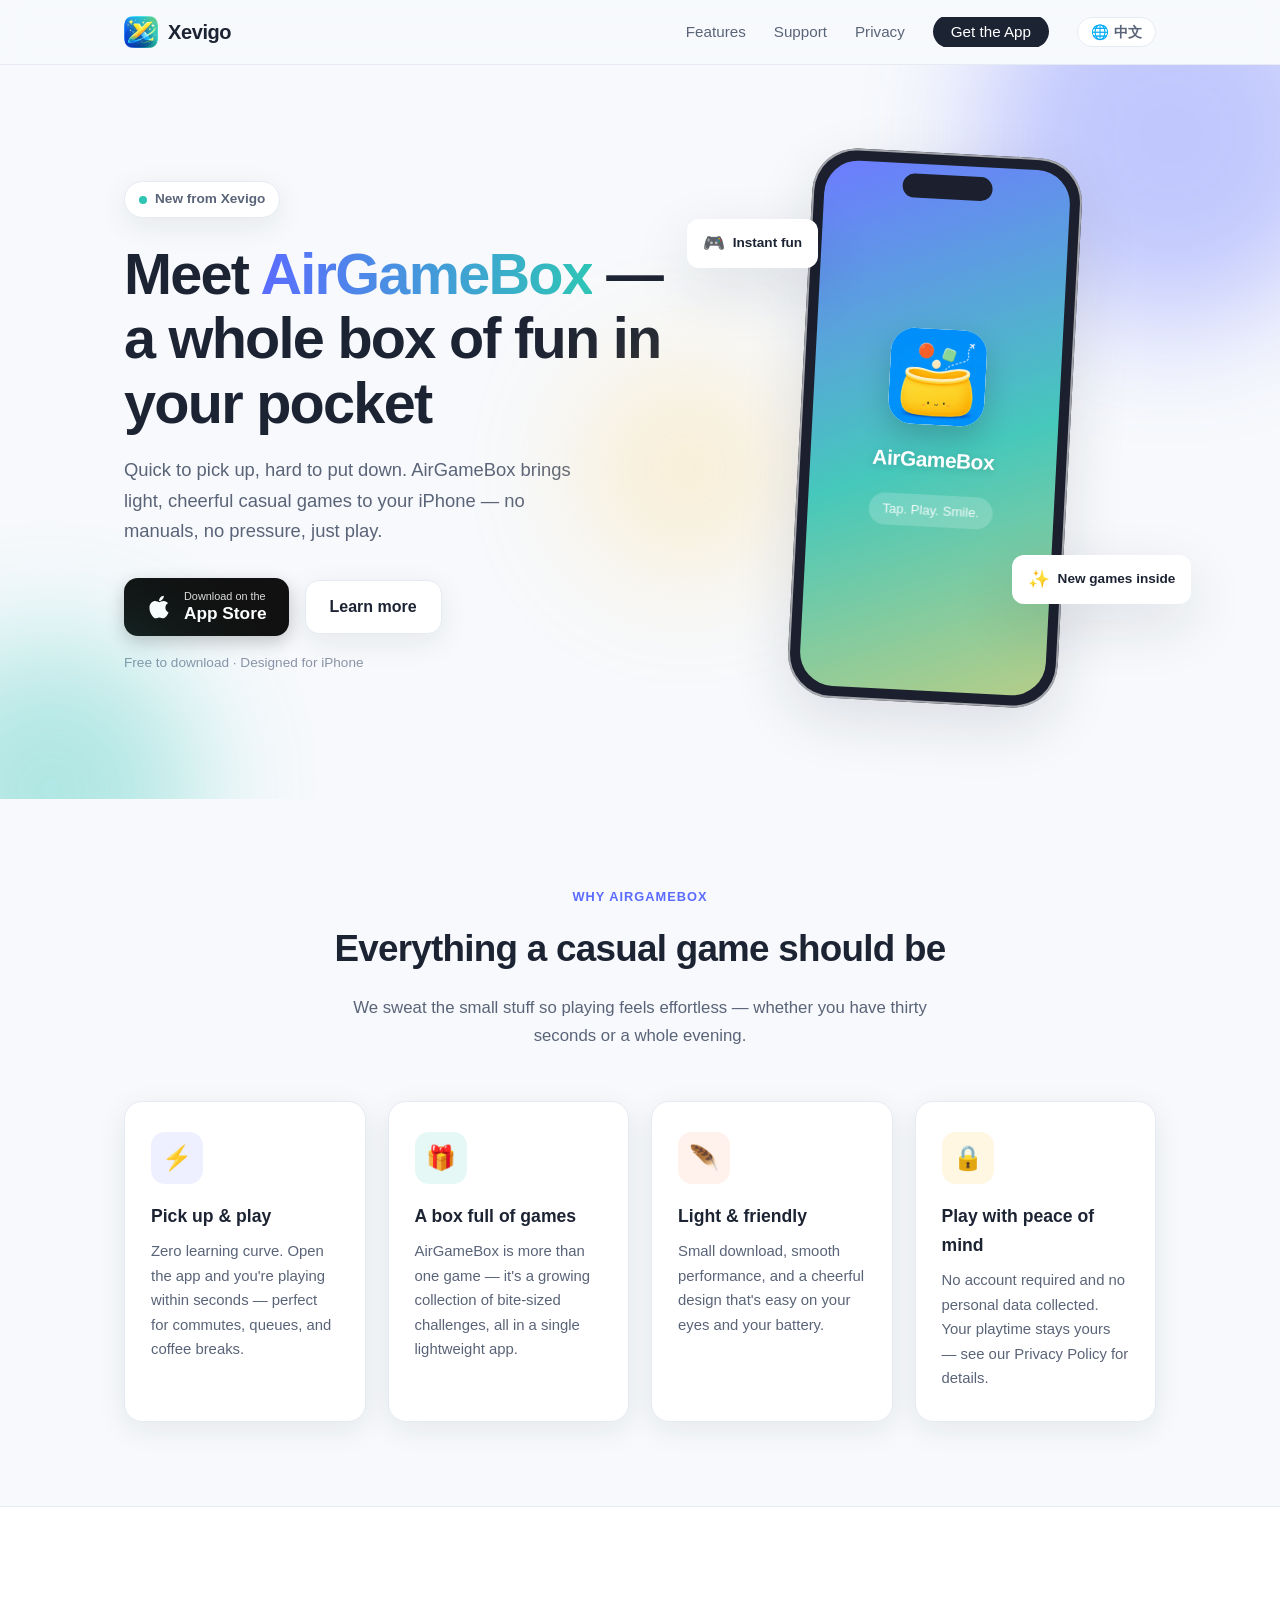
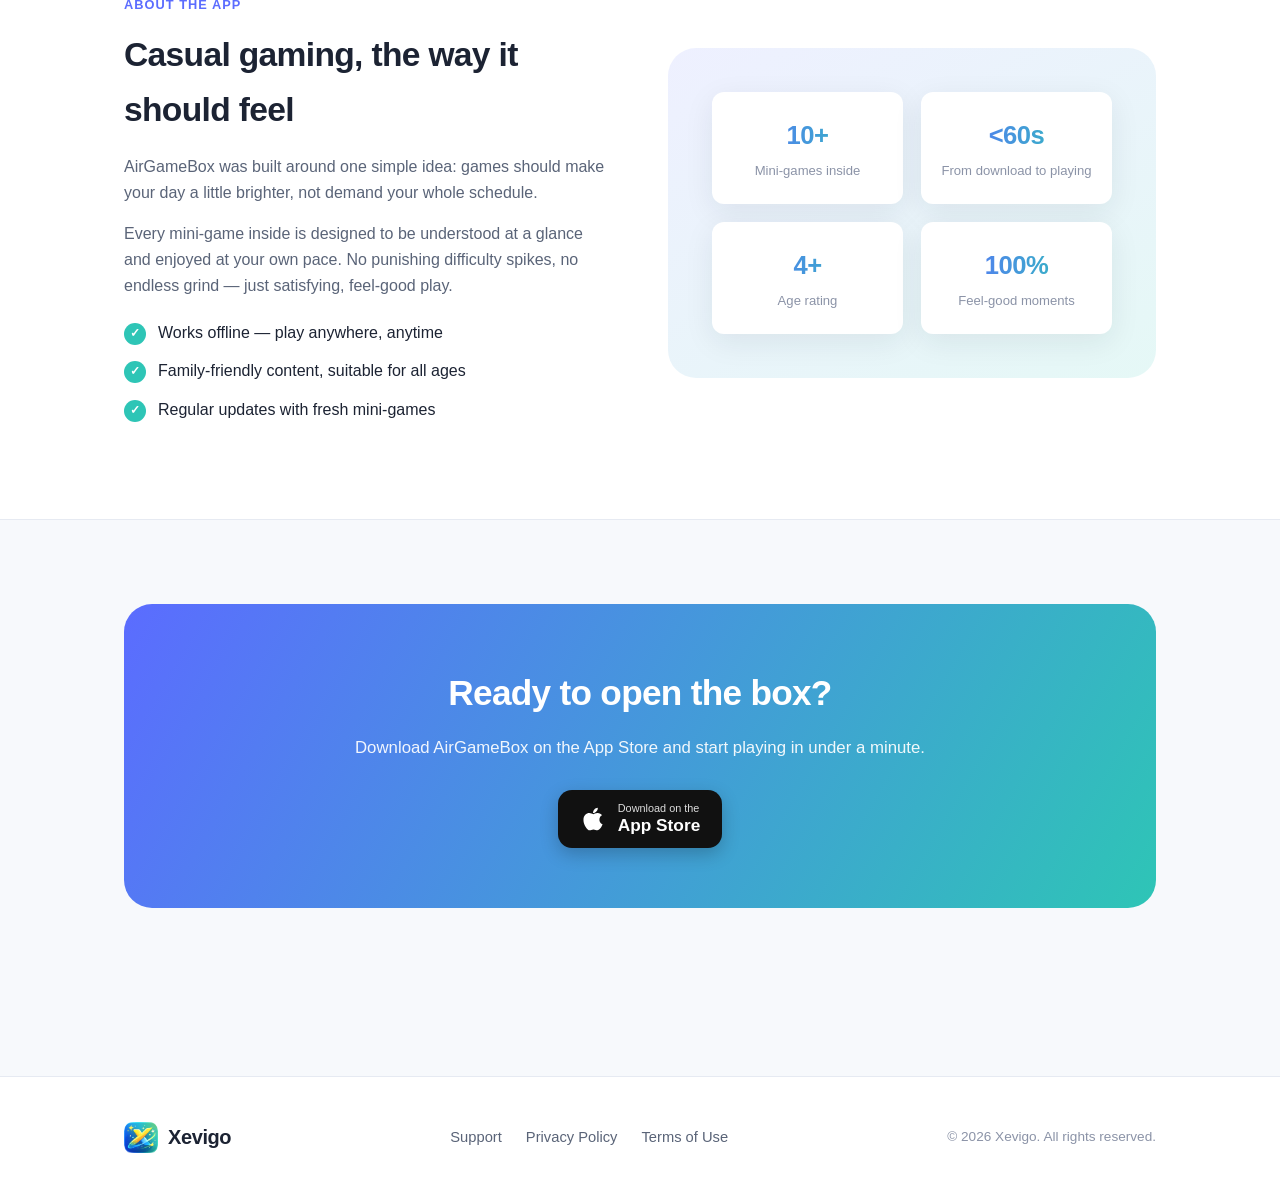
<file: index.html>
<!DOCTYPE html>
<html lang="en" data-title-en="Xevigo — Home of AirGameBox" data-title-zh="Xevigo —— AirGameBox 官方网站">
<head>
  <meta charset="UTF-8">
  <meta name="viewport" content="width=device-width, initial-scale=1.0">
  <title>Xevigo — Home of AirGameBox</title>
  <script>
    (function () {
      try {
        var el = document.documentElement;
        var saved = localStorage.getItem('xv-locale');
        var loc = saved || ((navigator.language || 'en').toLowerCase().indexOf('zh') === 0 ? 'zh' : 'en');
        el.setAttribute('data-locale', loc);
        el.setAttribute('lang', loc === 'zh' ? 'zh-Hans' : 'en');
        var te = el.getAttribute('data-title-en'), tz = el.getAttribute('data-title-zh');
        if (te && tz) document.title = loc === 'zh' ? tz : te;
      } catch (e) {}
    })();
  </script>
  <meta name="description" content="Xevigo makes light, joyful mobile games. Download AirGameBox — a fresh box of casual fun, free on the App Store.">
  <link rel="icon" href="/assets/images/favicon.ico" sizes="any">
  <link rel="icon" type="image/png" sizes="32x32" href="/assets/images/favicon-32x32.png">
  <link rel="icon" type="image/png" sizes="16x16" href="/assets/images/favicon-16x16.png">
  <link rel="apple-touch-icon" href="/assets/images/apple-touch-icon.png">
  <meta name="theme-color" content="#19c7b4">
  <link rel="stylesheet" href="/assets/style.css">
</head>
<body>

  <header class="site-header">
    <div class="container nav">
      <a href="/" class="logo">
        <img src="/assets/images/site-logo.png" alt="Xevigo logo" class="logo-mark">
        Xevigo
      </a>
      <ul class="nav-links">
        <li class="hide-mobile"><a href="/#features"><span data-l="en">Features</span><span data-l="zh">功能</span></a></li>
        <li><a href="/support/"><span data-l="en">Support</span><span data-l="zh">支持</span></a></li>
        <li class="hide-mobile"><a href="/privacy/"><span data-l="en">Privacy</span><span data-l="zh">隐私</span></a></li>
        <li><a href="/#download" class="nav-cta"><span data-l="en">Get the App</span><span data-l="zh">获取应用</span></a></li>
        <li><button class="lang-toggle" type="button" aria-label="Switch language / 切换语言">🌐 <span data-l="en">中文</span><span data-l="zh">EN</span></button></li>
      </ul>
    </div>
  </header>

  <!-- Hero -->
  <section class="hero">
    <div class="blob blob-1"></div>
    <div class="blob blob-2"></div>
    <div class="blob blob-3"></div>
    <div class="container hero-inner">
      <div class="hero-text">
        <span class="hero-badge"><span class="dot"></span> <span data-l="en">New from Xevigo</span><span data-l="zh">来自 Xevigo 的新作</span></span>
        <h1 data-l="en">Meet <span class="grad">AirGameBox</span> — a whole box of fun in your pocket</h1>
        <h1 data-l="zh">遇见 <span class="grad">AirGameBox</span>：口袋里的欢乐盒子</h1>
        <p class="lede" data-l="en">Quick to pick up, hard to put down. AirGameBox brings light, cheerful casual games to your iPhone — no manuals, no pressure, just play.</p>
        <p class="lede" data-l="zh">上手快，放不下。AirGameBox 为你的 iPhone 带来轻松欢快的休闲小游戏——没有说明书，没有压力，打开即玩。</p>
        <div class="hero-actions">
          <a href="#download" class="appstore-btn" aria-label="Download on the App Store">
            <svg class="apple-icon" viewBox="0 0 384 512" xmlns="http://www.w3.org/2000/svg" aria-hidden="true"><path d="M318.7 268.7c-.2-36.7 16.4-64.4 50-84.8-18.8-26.9-47.2-41.7-84.7-44.6-35.5-2.8-74.3 20.7-88.5 20.7-15 0-49.4-19.7-76.4-19.7C63.3 141.2 4 184.8 4 273.5q0 39.3 14.4 81.2c12.8 36.7 59 126.7 107.2 125.2 25.2-.6 43-17.9 75.8-17.9 31.8 0 48.3 17.9 76.4 17.9 48.6-.7 90.4-82.5 102.6-119.3-65.2-30.7-61.7-90-61.7-91.9zm-56.6-164.2c27.3-32.4 24.8-61.9 24-72.5-24.1 1.4-52 16.4-67.9 34.9-17.5 19.8-27.8 44.3-25.6 71.9 26.1 2 49.9-11.4 69.5-34.3z"/></svg>
            <span class="btn-text"><small><span data-l="en">Download on the</span><span data-l="zh">下载于</span></small><strong>App Store</strong></span>
          </a>
          <a href="#about" class="btn-secondary"><span data-l="en">Learn more</span><span data-l="zh">了解更多</span></a>
        </div>
        <p class="hero-note"><span data-l="en">Free to download · Designed for iPhone</span><span data-l="zh">免费下载 · 专为 iPhone 设计</span></p>
      </div>

      <div class="phone-wrap">
        <div class="phone">
          <div class="phone-screen">
            <div class="phone-notch"></div>
            <div class="app-icon-big">
              <img src="/assets/icon.png" alt="AirGameBox" style="width: 100%; height: 100%; border-radius: 24px; object-fit: cover;">
            </div>
            <div class="app-name">AirGameBox</div>
            <div class="app-tag"><span data-l="en">Tap. Play. Smile.</span><span data-l="zh">轻点 · 畅玩 · 微笑</span></div>
          </div>
        </div>
        <div class="float-chip chip-1"><span class="emoji">🎮</span> <span data-l="en">Instant fun</span><span data-l="zh">即刻畅玩</span></div>
        <div class="float-chip chip-2"><span class="emoji">✨</span> <span data-l="en">New games inside</span><span data-l="zh">更多新游戏</span></div>
      </div>
    </div>
  </section>

  <!-- Features -->
  <section class="section" id="features">
    <div class="container">
      <div class="section-head">
        <span class="eyebrow"><span data-l="en">Why AirGameBox</span><span data-l="zh">为什么选择 AirGameBox</span></span>
        <h2 data-l="en">Everything a casual game should be</h2>
        <h2 data-l="zh">休闲游戏该有的样子</h2>
        <p data-l="en">We sweat the small stuff so playing feels effortless — whether you have thirty seconds or a whole evening.</p>
        <p data-l="zh">我们打磨每一个细节，让游玩毫不费力——无论你只有三十秒，还是一整个夜晚。</p>
      </div>
      <div class="features-grid">
        <div class="feature-card">
          <div class="feature-icon fi-1">⚡️</div>
          <h3 data-l="en">Pick up &amp; play</h3>
          <h3 data-l="zh">即开即玩</h3>
          <p data-l="en">Zero learning curve. Open the app and you're playing within seconds — perfect for commutes, queues, and coffee breaks.</p>
          <p data-l="zh">零学习成本。打开应用几秒内就能开玩——通勤、排队、喝咖啡的间隙都合适。</p>
        </div>
        <div class="feature-card">
          <div class="feature-icon fi-2">🎁</div>
          <h3 data-l="en">A box full of games</h3>
          <h3 data-l="zh">一整盒游戏</h3>
          <p data-l="en">AirGameBox is more than one game — it's a growing collection of bite-sized challenges, all in a single lightweight app.</p>
          <p data-l="zh">AirGameBox 不止一款游戏——它是一个不断丰富的迷你游戏合集，全都装在一个轻巧的应用里。</p>
        </div>
        <div class="feature-card">
          <div class="feature-icon fi-3">🪶</div>
          <h3 data-l="en">Light &amp; friendly</h3>
          <h3 data-l="zh">轻巧友好</h3>
          <p data-l="en">Small download, smooth performance, and a cheerful design that's easy on your eyes and your battery.</p>
          <p data-l="zh">下载小巧，运行流畅，明快的设计对眼睛和电量都很友好。</p>
        </div>
        <div class="feature-card">
          <div class="feature-icon fi-4">🔒</div>
          <h3 data-l="en">Play with peace of mind</h3>
          <h3 data-l="zh">安心畅玩</h3>
          <p data-l="en">No account required and no personal data collected. Your playtime stays yours — see our Privacy Policy for details.</p>
          <p data-l="zh">无需账号，不收集个人数据。你的游戏时光只属于你——详见我们的隐私政策。</p>
        </div>
      </div>
    </div>
  </section>

  <!-- About -->
  <section class="section alt" id="about">
    <div class="container about-inner">
      <div class="about-text">
        <span class="eyebrow"><span data-l="en">About the app</span><span data-l="zh">关于应用</span></span>
        <h2 data-l="en">Casual gaming, the way it should feel</h2>
        <h2 data-l="zh">休闲游戏，本该有的感觉</h2>
        <p data-l="en">AirGameBox was built around one simple idea: games should make your day a little brighter, not demand your whole schedule.</p>
        <p data-l="zh">AirGameBox 源于一个简单的想法：游戏应该让你的一天更明亮一点，而不是占用你全部的时间。</p>
        <p data-l="en">Every mini-game inside is designed to be understood at a glance and enjoyed at your own pace. No punishing difficulty spikes, no endless grind — just satisfying, feel-good play.</p>
        <p data-l="zh">每一款迷你游戏都力求一眼就懂，让你按自己的节奏享受。没有惩罚性的难度飙升，没有无尽的肝度——只有令人满足的愉快游玩。</p>
        <ul class="about-list">
          <li><span class="check">✓</span> <span data-l="en">Works offline — play anywhere, anytime</span><span data-l="zh">离线可玩——随时随地畅玩</span></li>
          <li><span class="check">✓</span> <span data-l="en">Family-friendly content, suitable for all ages</span><span data-l="zh">老少皆宜的内容，适合所有年龄</span></li>
          <li><span class="check">✓</span> <span data-l="en">Regular updates with fresh mini-games</span><span data-l="zh">定期更新，加入新的迷你游戏</span></li>
        </ul>
      </div>
      <div class="about-visual">
        <div class="stat-card"><div class="num">10+</div><div class="lbl"><span data-l="en">Mini-games inside</span><span data-l="zh">内置迷你游戏</span></div></div>
        <div class="stat-card"><div class="num">&lt;60s</div><div class="lbl"><span data-l="en">From download to playing</span><span data-l="zh">从下载到开玩</span></div></div>
        <div class="stat-card"><div class="num">4+</div><div class="lbl"><span data-l="en">Age rating</span><span data-l="zh">年龄分级</span></div></div>
        <div class="stat-card"><div class="num">100%</div><div class="lbl"><span data-l="en">Feel-good moments</span><span data-l="zh">愉快时刻</span></div></div>
      </div>
    </div>
  </section>

  <!-- Download CTA -->
  <section class="section" id="download">
    <div class="container">
      <div class="cta-band">
        <h2 data-l="en">Ready to open the box?</h2>
        <h2 data-l="zh">准备好打开盒子了吗？</h2>
        <p data-l="en">Download AirGameBox on the App Store and start playing in under a minute.</p>
        <p data-l="zh">在 App Store 下载 AirGameBox，一分钟内即可开玩。</p>
        <a href="#" class="appstore-btn" aria-label="Download AirGameBox on the App Store">
          <svg class="apple-icon" viewBox="0 0 384 512" xmlns="http://www.w3.org/2000/svg" aria-hidden="true"><path d="M318.7 268.7c-.2-36.7 16.4-64.4 50-84.8-18.8-26.9-47.2-41.7-84.7-44.6-35.5-2.8-74.3 20.7-88.5 20.7-15 0-49.4-19.7-76.4-19.7C63.3 141.2 4 184.8 4 273.5q0 39.3 14.4 81.2c12.8 36.7 59 126.7 107.2 125.2 25.2-.6 43-17.9 75.8-17.9 31.8 0 48.3 17.9 76.4 17.9 48.6-.7 90.4-82.5 102.6-119.3-65.2-30.7-61.7-90-61.7-91.9zm-56.6-164.2c27.3-32.4 24.8-61.9 24-72.5-24.1 1.4-52 16.4-67.9 34.9-17.5 19.8-27.8 44.3-25.6 71.9 26.1 2 49.9-11.4 69.5-34.3z"/></svg>
          <span class="btn-text"><small><span data-l="en">Download on the</span><span data-l="zh">下载于</span></small><strong>App Store</strong></span>
        </a>
      </div>
    </div>
  </section>

  <footer class="site-footer">
    <div class="container footer-inner">
      <a href="/" class="logo">
        <img src="/assets/images/site-logo.png" alt="Xevigo logo" class="logo-mark">
        Xevigo
      </a>
      <ul class="footer-links">
        <li><a href="/support/"><span data-l="en">Support</span><span data-l="zh">支持</span></a></li>
        <li><a href="/privacy/"><span data-l="en">Privacy Policy</span><span data-l="zh">隐私政策</span></a></li>
        <li><a href="/terms/"><span data-l="en">Terms of Use</span><span data-l="zh">使用条款</span></a></li>
      </ul>
      <p class="footer-copy"><span data-l="en">© 2026 Xevigo. All rights reserved.</span><span data-l="zh">© 2026 Xevigo. 保留所有权利。</span></p>
    </div>
  </footer>

  <script src="/assets/app.js" defer></script>
</body>
</html>
</file>
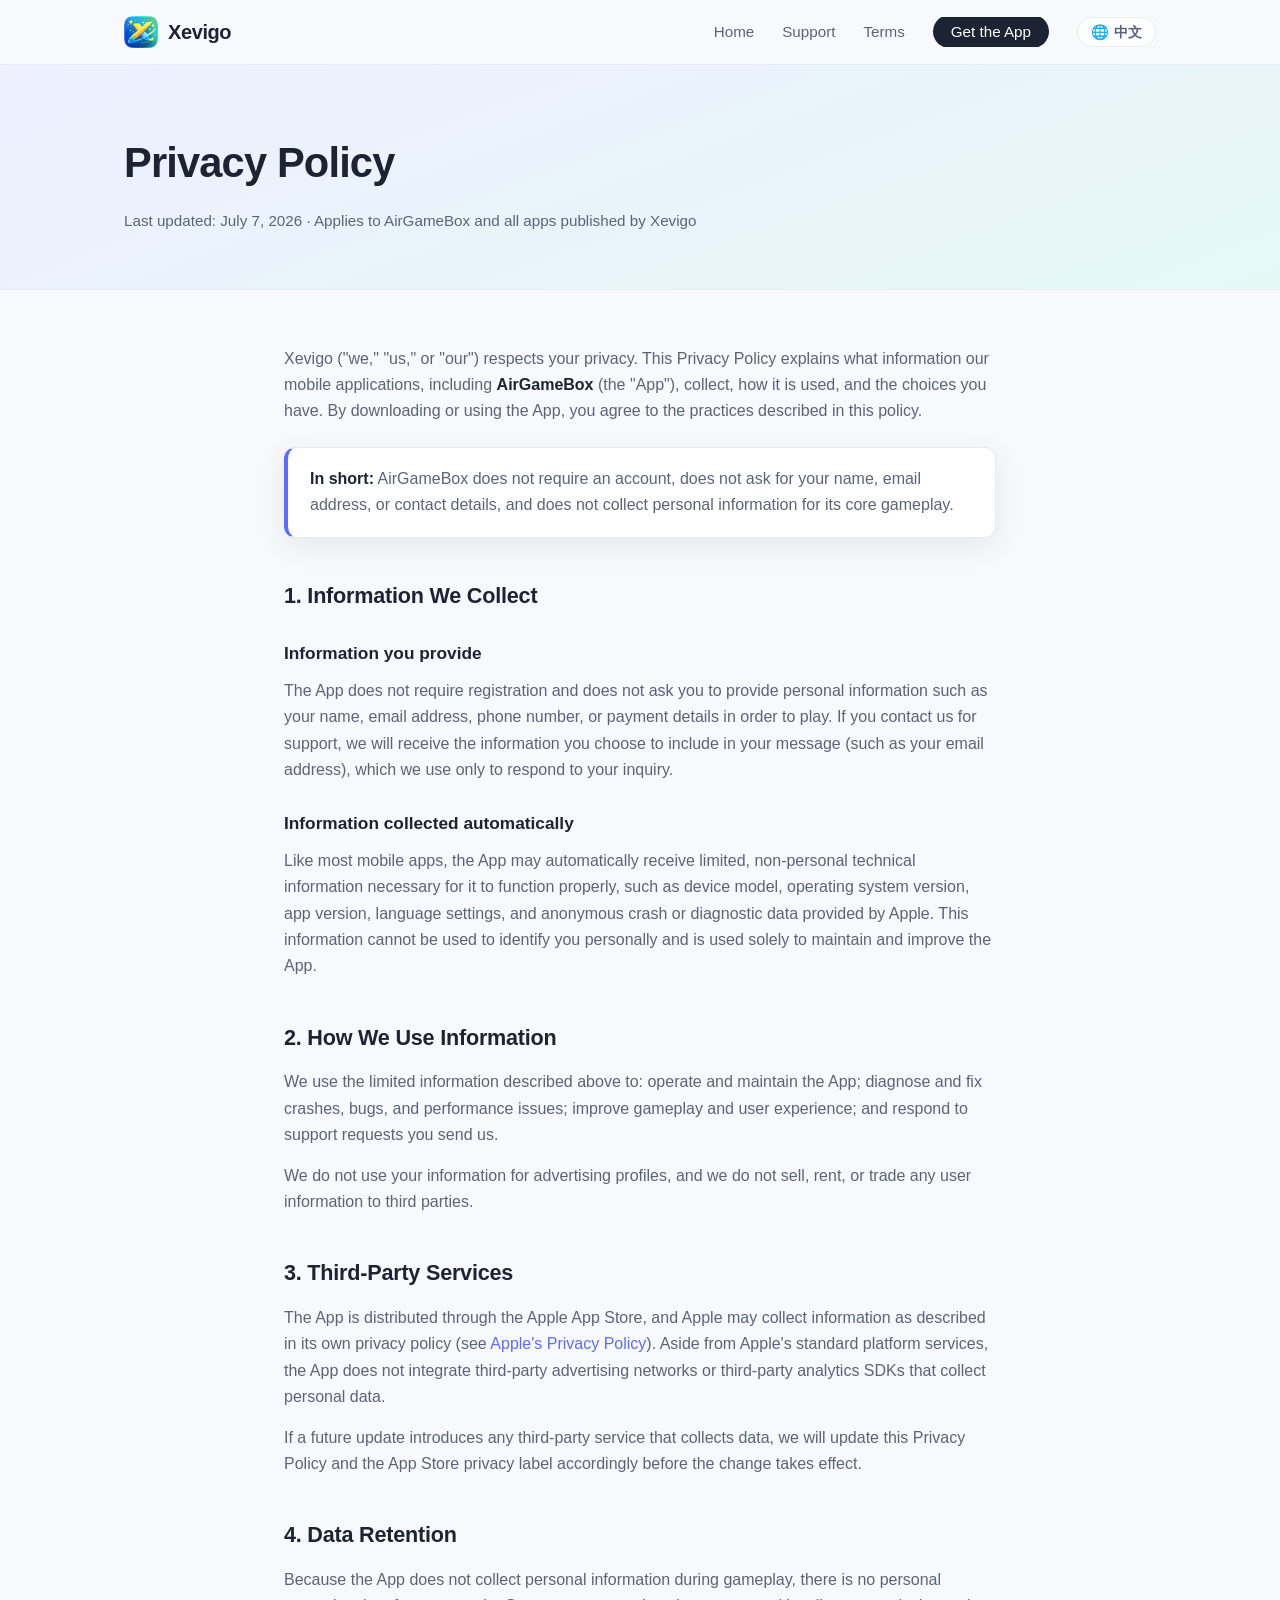
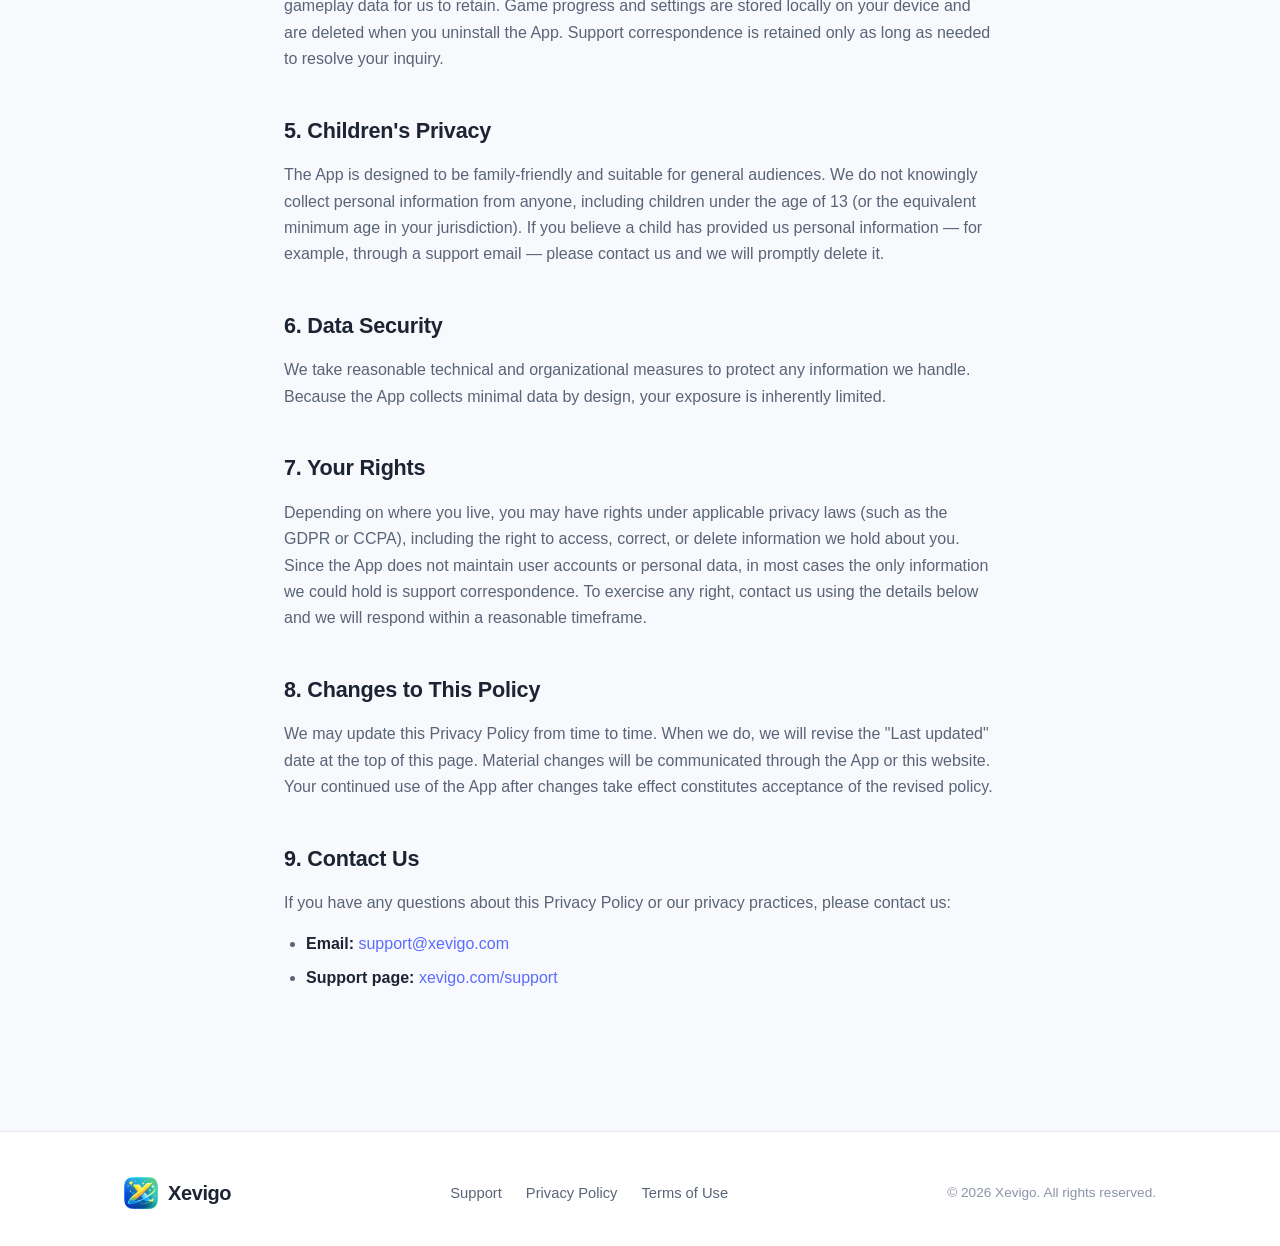
<file: privacy/index.html>
<!DOCTYPE html>
<html lang="en" data-title-en="Privacy Policy — Xevigo" data-title-zh="隐私政策 —— Xevigo">
<head>
  <meta charset="UTF-8">
  <meta name="viewport" content="width=device-width, initial-scale=1.0">
  <title>Privacy Policy — Xevigo</title>
  <script>
    (function () {
      try {
        var el = document.documentElement;
        var saved = localStorage.getItem('xv-locale');
        var loc = saved || ((navigator.language || 'en').toLowerCase().indexOf('zh') === 0 ? 'zh' : 'en');
        el.setAttribute('data-locale', loc);
        el.setAttribute('lang', loc === 'zh' ? 'zh-Hans' : 'en');
        var te = el.getAttribute('data-title-en'), tz = el.getAttribute('data-title-zh');
        if (te && tz) document.title = loc === 'zh' ? tz : te;
      } catch (e) {}
    })();
  </script>
  <meta name="description" content="Privacy Policy for AirGameBox and other apps by Xevigo.">
  <link rel="icon" href="/assets/images/favicon.ico" sizes="any">
  <link rel="icon" type="image/png" sizes="32x32" href="/assets/images/favicon-32x32.png">
  <link rel="icon" type="image/png" sizes="16x16" href="/assets/images/favicon-16x16.png">
  <link rel="apple-touch-icon" href="/assets/images/apple-touch-icon.png">
  <meta name="theme-color" content="#19c7b4">
  <link rel="stylesheet" href="/assets/style.css">
</head>
<body>

  <header class="site-header">
    <div class="container nav">
      <a href="/" class="logo">
        <img src="/assets/images/site-logo.png" alt="Xevigo logo" class="logo-mark">
        Xevigo
      </a>
      <ul class="nav-links">
        <li class="hide-mobile"><a href="/"><span data-l="en">Home</span><span data-l="zh">首页</span></a></li>
        <li><a href="/support/"><span data-l="en">Support</span><span data-l="zh">支持</span></a></li>
        <li class="hide-mobile"><a href="/terms/"><span data-l="en">Terms</span><span data-l="zh">条款</span></a></li>
        <li><a href="/#download" class="nav-cta"><span data-l="en">Get the App</span><span data-l="zh">获取应用</span></a></li>
        <li><button class="lang-toggle" type="button" aria-label="Switch language / 切换语言">🌐 <span data-l="en">中文</span><span data-l="zh">EN</span></button></li>
      </ul>
    </div>
  </header>

  <section class="page-hero">
    <div class="container">
      <h1 data-l="en">Privacy Policy</h1>
      <h1 data-l="zh">隐私政策</h1>
      <p class="meta" data-l="en">Last updated: July 7, 2026 · Applies to AirGameBox and all apps published by Xevigo</p>
      <p class="meta" data-l="zh">最后更新：2026 年 7 月 7 日 · 适用于 AirGameBox 及 Xevigo 发布的所有应用</p>
    </div>
  </section>

  <main class="content">
    <p data-l="en">Xevigo ("we," "us," or "our") respects your privacy. This Privacy Policy explains what information our mobile applications, including <strong>AirGameBox</strong> (the "App"), collect, how it is used, and the choices you have. By downloading or using the App, you agree to the practices described in this policy.</p>
    <p data-l="zh">Xevigo（"我们"）尊重你的隐私。本隐私政策说明我们的移动应用（包括 <strong>AirGameBox</strong>，以下称"本应用"）会收集哪些信息、如何使用这些信息，以及你拥有的选择。下载或使用本应用，即表示你同意本政策所述的做法。</p>

    <div class="notice-card">
      <p data-l="en"><strong>In short:</strong> AirGameBox does not require an account, does not ask for your name, email address, or contact details, and does not collect personal information for its core gameplay.</p>
      <p data-l="zh"><strong>简而言之：</strong>AirGameBox 无需账号，不会索取你的姓名、邮箱或联系方式，也不会为核心玩法收集个人信息。</p>
    </div>

    <h2 data-l="en">1. Information We Collect</h2>
    <h2 data-l="zh">1. 我们收集的信息</h2>
    <h3 data-l="en">Information you provide</h3>
    <h3 data-l="zh">你提供的信息</h3>
    <p data-l="en">The App does not require registration and does not ask you to provide personal information such as your name, email address, phone number, or payment details in order to play. If you contact us for support, we will receive the information you choose to include in your message (such as your email address), which we use only to respond to your inquiry.</p>
    <p data-l="zh">本应用无需注册，也不会要求你为了游玩而提供姓名、邮箱、电话号码或付款信息等个人信息。如果你联系我们寻求支持，我们会收到你在留言中选择包含的信息（例如你的邮箱地址），这些信息仅用于回复你的咨询。</p>

    <h3 data-l="en">Information collected automatically</h3>
    <h3 data-l="zh">自动收集的信息</h3>
    <p data-l="en">Like most mobile apps, the App may automatically receive limited, non-personal technical information necessary for it to function properly, such as device model, operating system version, app version, language settings, and anonymous crash or diagnostic data provided by Apple. This information cannot be used to identify you personally and is used solely to maintain and improve the App.</p>
    <p data-l="zh">与大多数移动应用一样，本应用可能会自动接收为其正常运行所必需的、有限的非个人技术信息，例如设备型号、操作系统版本、应用版本、语言设置，以及 Apple 提供的匿名崩溃或诊断数据。这些信息无法用于识别你的个人身份，仅用于维护和改进本应用。</p>

    <h2 data-l="en">2. How We Use Information</h2>
    <h2 data-l="zh">2. 我们如何使用信息</h2>
    <p data-l="en">We use the limited information described above to: operate and maintain the App; diagnose and fix crashes, bugs, and performance issues; improve gameplay and user experience; and respond to support requests you send us.</p>
    <p data-l="zh">我们使用上述有限信息用于：运行和维护本应用；诊断并修复崩溃、缺陷和性能问题；改进玩法和用户体验；以及回复你发送给我们的支持请求。</p>
    <p data-l="en">We do not use your information for advertising profiles, and we do not sell, rent, or trade any user information to third parties.</p>
    <p data-l="zh">我们不会将你的信息用于广告画像，也不会向第三方出售、出租或交易任何用户信息。</p>

    <h2 data-l="en">3. Third-Party Services</h2>
    <h2 data-l="zh">3. 第三方服务</h2>
    <p data-l="en">The App is distributed through the Apple App Store, and Apple may collect information as described in its own privacy policy (see <a href="https://www.apple.com/legal/privacy/" target="_blank" rel="noopener">Apple's Privacy Policy</a>). Aside from Apple's standard platform services, the App does not integrate third-party advertising networks or third-party analytics SDKs that collect personal data.</p>
    <p data-l="zh">本应用通过 Apple App Store 分发，Apple 可能会按照其自身隐私政策所述收集信息（参见 <a href="https://www.apple.com/legal/privacy/" target="_blank" rel="noopener">Apple 隐私政策</a>）。除 Apple 的标准平台服务外，本应用不集成任何收集个人数据的第三方广告网络或第三方分析 SDK。</p>
    <p data-l="en">If a future update introduces any third-party service that collects data, we will update this Privacy Policy and the App Store privacy label accordingly before the change takes effect.</p>
    <p data-l="zh">如果未来的更新引入任何收集数据的第三方服务，我们会在变更生效前相应更新本隐私政策和 App Store 隐私标签。</p>

    <h2 data-l="en">4. Data Retention</h2>
    <h2 data-l="zh">4. 数据保留</h2>
    <p data-l="en">Because the App does not collect personal information during gameplay, there is no personal gameplay data for us to retain. Game progress and settings are stored locally on your device and are deleted when you uninstall the App. Support correspondence is retained only as long as needed to resolve your inquiry.</p>
    <p data-l="zh">由于本应用在游玩过程中不收集个人信息，我们没有可保留的个人游玩数据。游戏进度和设置保存在你的设备本地，卸载本应用时即被删除。支持往来邮件仅在解决你的咨询所需的期限内保留。</p>

    <h2 data-l="en">5. Children's Privacy</h2>
    <h2 data-l="zh">5. 儿童隐私</h2>
    <p data-l="en">The App is designed to be family-friendly and suitable for general audiences. We do not knowingly collect personal information from anyone, including children under the age of 13 (or the equivalent minimum age in your jurisdiction). If you believe a child has provided us personal information — for example, through a support email — please contact us and we will promptly delete it.</p>
    <p data-l="zh">本应用旨在适合家庭和大众用户。我们不会在知情的情况下收集任何人的个人信息，包括 13 岁以下（或你所在司法管辖区规定的相应最低年龄）的儿童。如果你认为有儿童向我们提供了个人信息——例如通过支持邮件——请联系我们，我们会及时删除。</p>

    <h2 data-l="en">6. Data Security</h2>
    <h2 data-l="zh">6. 数据安全</h2>
    <p data-l="en">We take reasonable technical and organizational measures to protect any information we handle. Because the App collects minimal data by design, your exposure is inherently limited.</p>
    <p data-l="zh">我们采取合理的技术和组织措施来保护我们处理的任何信息。由于本应用在设计上仅收集极少量数据，你的风险敞口本身就很有限。</p>

    <h2 data-l="en">7. Your Rights</h2>
    <h2 data-l="zh">7. 你的权利</h2>
    <p data-l="en">Depending on where you live, you may have rights under applicable privacy laws (such as the GDPR or CCPA), including the right to access, correct, or delete information we hold about you. Since the App does not maintain user accounts or personal data, in most cases the only information we could hold is support correspondence. To exercise any right, contact us using the details below and we will respond within a reasonable timeframe.</p>
    <p data-l="zh">根据你所在地区的不同，你可能依据适用的隐私法律（如 GDPR 或 CCPA）享有相应权利，包括访问、更正或删除我们持有的与你相关信息的权利。由于本应用不维护用户账号或个人数据，在大多数情况下，我们可能持有的唯一信息就是支持往来邮件。如需行使任何权利，请使用下方的联系方式与我们联系，我们会在合理期限内回复。</p>

    <h2 data-l="en">8. Changes to This Policy</h2>
    <h2 data-l="zh">8. 本政策的变更</h2>
    <p data-l="en">We may update this Privacy Policy from time to time. When we do, we will revise the "Last updated" date at the top of this page. Material changes will be communicated through the App or this website. Your continued use of the App after changes take effect constitutes acceptance of the revised policy.</p>
    <p data-l="zh">我们可能会不时更新本隐私政策。更新时，我们会修改本页顶部的"最后更新"日期。重大变更将通过本应用或本网站告知。变更生效后，你继续使用本应用即视为接受修订后的政策。</p>

    <h2 data-l="en">9. Contact Us</h2>
    <h2 data-l="zh">9. 联系我们</h2>
    <p data-l="en">If you have any questions about this Privacy Policy or our privacy practices, please contact us:</p>
    <p data-l="zh">如果你对本隐私政策或我们的隐私做法有任何疑问，请联系我们：</p>
    <ul>
      <li data-l="en"><strong>Email:</strong> <a href="mailto:support@xevigo.com">support@xevigo.com</a></li>
      <li data-l="zh"><strong>邮箱：</strong><a href="mailto:support@xevigo.com">support@xevigo.com</a></li>
      <li data-l="en"><strong>Support page:</strong> <a href="/support/">xevigo.com/support</a></li>
      <li data-l="zh"><strong>支持页面：</strong><a href="/support/">xevigo.com/support</a></li>
    </ul>
  </main>

  <footer class="site-footer">
    <div class="container footer-inner">
      <a href="/" class="logo">
        <img src="/assets/images/site-logo.png" alt="Xevigo logo" class="logo-mark">
        Xevigo
      </a>
      <ul class="footer-links">
        <li><a href="/support/"><span data-l="en">Support</span><span data-l="zh">支持</span></a></li>
        <li><a href="/privacy/"><span data-l="en">Privacy Policy</span><span data-l="zh">隐私政策</span></a></li>
        <li><a href="/terms/"><span data-l="en">Terms of Use</span><span data-l="zh">使用条款</span></a></li>
      </ul>
      <p class="footer-copy"><span data-l="en">© 2026 Xevigo. All rights reserved.</span><span data-l="zh">© 2026 Xevigo. 保留所有权利。</span></p>
    </div>
  </footer>

  <script src="/assets/app.js" defer></script>
</body>
</html>
</file>
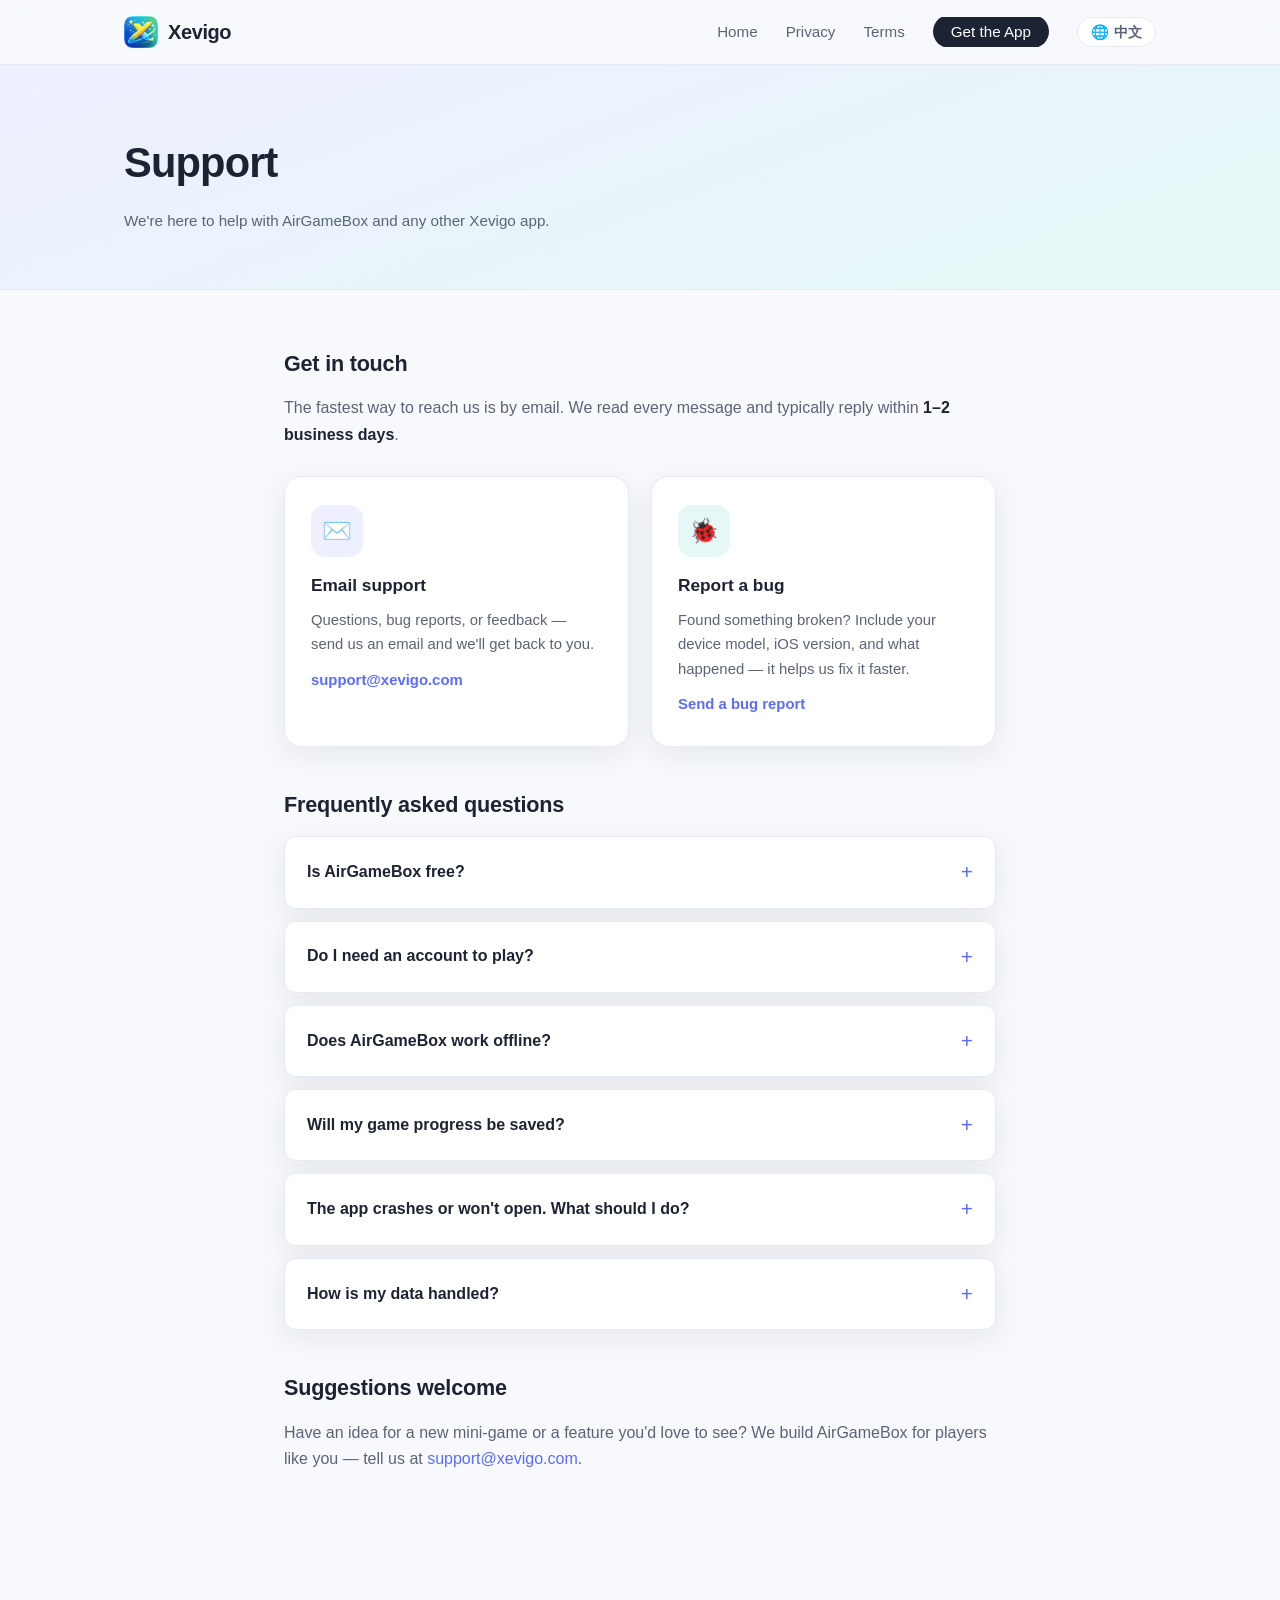
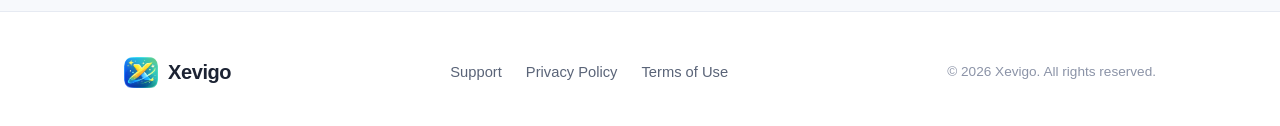
<file: support/index.html>
<!DOCTYPE html>
<html lang="en" data-title-en="Support — Xevigo" data-title-zh="支持 —— Xevigo">
<head>
  <meta charset="UTF-8">
  <meta name="viewport" content="width=device-width, initial-scale=1.0">
  <title>Support — Xevigo</title>
  <script>
    (function () {
      try {
        var el = document.documentElement;
        var saved = localStorage.getItem('xv-locale');
        var loc = saved || ((navigator.language || 'en').toLowerCase().indexOf('zh') === 0 ? 'zh' : 'en');
        el.setAttribute('data-locale', loc);
        el.setAttribute('lang', loc === 'zh' ? 'zh-Hans' : 'en');
        var te = el.getAttribute('data-title-en'), tz = el.getAttribute('data-title-zh');
        if (te && tz) document.title = loc === 'zh' ? tz : te;
      } catch (e) {}
    })();
  </script>
  <meta name="description" content="Get help with AirGameBox. Contact Xevigo support and browse frequently asked questions.">
  <link rel="icon" href="/assets/images/favicon.ico" sizes="any">
  <link rel="icon" type="image/png" sizes="32x32" href="/assets/images/favicon-32x32.png">
  <link rel="icon" type="image/png" sizes="16x16" href="/assets/images/favicon-16x16.png">
  <link rel="apple-touch-icon" href="/assets/images/apple-touch-icon.png">
  <meta name="theme-color" content="#19c7b4">
  <link rel="stylesheet" href="/assets/style.css">
</head>
<body>

  <header class="site-header">
    <div class="container nav">
      <a href="/" class="logo">
        <img src="/assets/images/site-logo.png" alt="Xevigo logo" class="logo-mark">
        Xevigo
      </a>
      <ul class="nav-links">
        <li class="hide-mobile"><a href="/"><span data-l="en">Home</span><span data-l="zh">首页</span></a></li>
        <li><a href="/privacy/"><span data-l="en">Privacy</span><span data-l="zh">隐私</span></a></li>
        <li class="hide-mobile"><a href="/terms/"><span data-l="en">Terms</span><span data-l="zh">条款</span></a></li>
        <li><a href="/#download" class="nav-cta"><span data-l="en">Get the App</span><span data-l="zh">获取应用</span></a></li>
        <li><button class="lang-toggle" type="button" aria-label="Switch language / 切换语言">🌐 <span data-l="en">中文</span><span data-l="zh">EN</span></button></li>
      </ul>
    </div>
  </header>

  <section class="page-hero">
    <div class="container">
      <h1 data-l="en">Support</h1>
      <h1 data-l="zh">支持</h1>
      <p class="meta" data-l="en">We're here to help with AirGameBox and any other Xevigo app.</p>
      <p class="meta" data-l="zh">我们随时为 AirGameBox 及其他 Xevigo 应用提供帮助。</p>
    </div>
  </section>

  <main class="content">
    <h2 data-l="en">Get in touch</h2>
    <h2 data-l="zh">联系我们</h2>
    <p data-l="en">The fastest way to reach us is by email. We read every message and typically reply within <strong>1–2 business days</strong>.</p>
    <p data-l="zh">联系我们最快的方式是发送邮件。我们会阅读每一条留言，通常在 <strong>1–2 个工作日</strong>内回复。</p>

    <div class="support-grid">
      <div class="support-card">
        <div class="feature-icon fi-1">✉️</div>
        <h3 data-l="en">Email support</h3>
        <h3 data-l="zh">邮件支持</h3>
        <p data-l="en">Questions, bug reports, or feedback — send us an email and we'll get back to you.</p>
        <p data-l="zh">有疑问、想报告问题或提供反馈——给我们发邮件，我们会尽快回复。</p>
        <a class="card-link" href="mailto:support@xevigo.com">support@xevigo.com</a>
      </div>
      <div class="support-card">
        <div class="feature-icon fi-2">🐞</div>
        <h3 data-l="en">Report a bug</h3>
        <h3 data-l="zh">报告问题</h3>
        <p data-l="en">Found something broken? Include your device model, iOS version, and what happened — it helps us fix it faster.</p>
        <p data-l="zh">发现异常？请附上你的设备型号、iOS 版本和具体情况——这能帮助我们更快修复。</p>
        <a class="card-link" href="mailto:support@xevigo.com?subject=AirGameBox%20Bug%20Report"><span data-l="en">Send a bug report</span><span data-l="zh">发送问题报告</span></a>
      </div>
    </div>

    <h2 data-l="en">Frequently asked questions</h2>
    <h2 data-l="zh">常见问题</h2>

    <details class="faq">
      <summary><span data-l="en">Is AirGameBox free?</span><span data-l="zh">AirGameBox 收费吗？</span></summary>
      <p data-l="en">Yes, AirGameBox is free to download from the App Store.</p>
      <p data-l="zh">AirGameBox 可在 App Store 免费下载。</p>
    </details>

    <details class="faq">
      <summary><span data-l="en">Do I need an account to play?</span><span data-l="zh">需要账号才能玩吗？</span></summary>
      <p data-l="en">No. AirGameBox does not require registration or sign-in. Just download the app and start playing.</p>
      <p data-l="zh">不需要。AirGameBox 无需注册或登录，下载后即可开玩。</p>
    </details>

    <details class="faq">
      <summary><span data-l="en">Does AirGameBox work offline?</span><span data-l="zh">AirGameBox 可以离线使用吗？</span></summary>
      <p data-l="en">Yes. AirGameBox is designed to work without an internet connection, so you can play anywhere.</p>
      <p data-l="zh">可以。AirGameBox 无需联网即可游玩，随时随地都能玩。</p>
    </details>

    <details class="faq">
      <summary><span data-l="en">Will my game progress be saved?</span><span data-l="zh">我的游戏进度会被保存吗？</span></summary>
      <p data-l="en">Game progress and settings are stored locally on your device. Note that uninstalling the app will remove locally stored progress.</p>
      <p data-l="zh">游戏进度和设置会保存在你的设备本地。请注意，卸载应用会清除本地保存的进度。</p>
    </details>

    <details class="faq">
      <summary><span data-l="en">The app crashes or won't open. What should I do?</span><span data-l="zh">应用崩溃或打不开，怎么办？</span></summary>
      <p data-l="en">Try these steps: (1) close and reopen the app, (2) restart your device, (3) make sure you're on the latest version of the app and iOS. If the problem continues, email us at <a href="mailto:support@xevigo.com">support@xevigo.com</a> with your device model and iOS version.</p>
      <p data-l="zh">请尝试以下步骤：(1) 关闭并重新打开应用，(2) 重启设备，(3) 确认应用和 iOS 都已更新到最新版本。若问题依旧，请发邮件至 <a href="mailto:support@xevigo.com">support@xevigo.com</a>，并附上你的设备型号和 iOS 版本。</p>
    </details>

    <details class="faq">
      <summary><span data-l="en">How is my data handled?</span><span data-l="zh">我的数据如何处理？</span></summary>
      <p data-l="en">AirGameBox does not collect personal information for gameplay. See our <a href="/privacy/">Privacy Policy</a> for full details.</p>
      <p data-l="zh">AirGameBox 不会为游戏收集个人信息。完整说明请查看我们的<a href="/privacy/">隐私政策</a>。</p>
    </details>

    <h2 data-l="en">Suggestions welcome</h2>
    <h2 data-l="zh">欢迎提出建议</h2>
    <p data-l="en">Have an idea for a new mini-game or a feature you'd love to see? We build AirGameBox for players like you — tell us at <a href="mailto:support@xevigo.com?subject=AirGameBox%20Suggestion">support@xevigo.com</a>.</p>
    <p data-l="zh">对新的迷你游戏或想要的功能有想法吗？AirGameBox 正是为像你这样的玩家打造的——欢迎告诉我们：<a href="mailto:support@xevigo.com?subject=AirGameBox%20Suggestion">support@xevigo.com</a>。</p>
  </main>

  <footer class="site-footer">
    <div class="container footer-inner">
      <a href="/" class="logo">
        <img src="/assets/images/site-logo.png" alt="Xevigo logo" class="logo-mark">
        Xevigo
      </a>
      <ul class="footer-links">
        <li><a href="/support/"><span data-l="en">Support</span><span data-l="zh">支持</span></a></li>
        <li><a href="/privacy/"><span data-l="en">Privacy Policy</span><span data-l="zh">隐私政策</span></a></li>
        <li><a href="/terms/"><span data-l="en">Terms of Use</span><span data-l="zh">使用条款</span></a></li>
      </ul>
      <p class="footer-copy"><span data-l="en">© 2026 Xevigo. All rights reserved.</span><span data-l="zh">© 2026 Xevigo. 保留所有权利。</span></p>
    </div>
  </footer>

  <script src="/assets/app.js" defer></script>
</body>
</html>
</file>
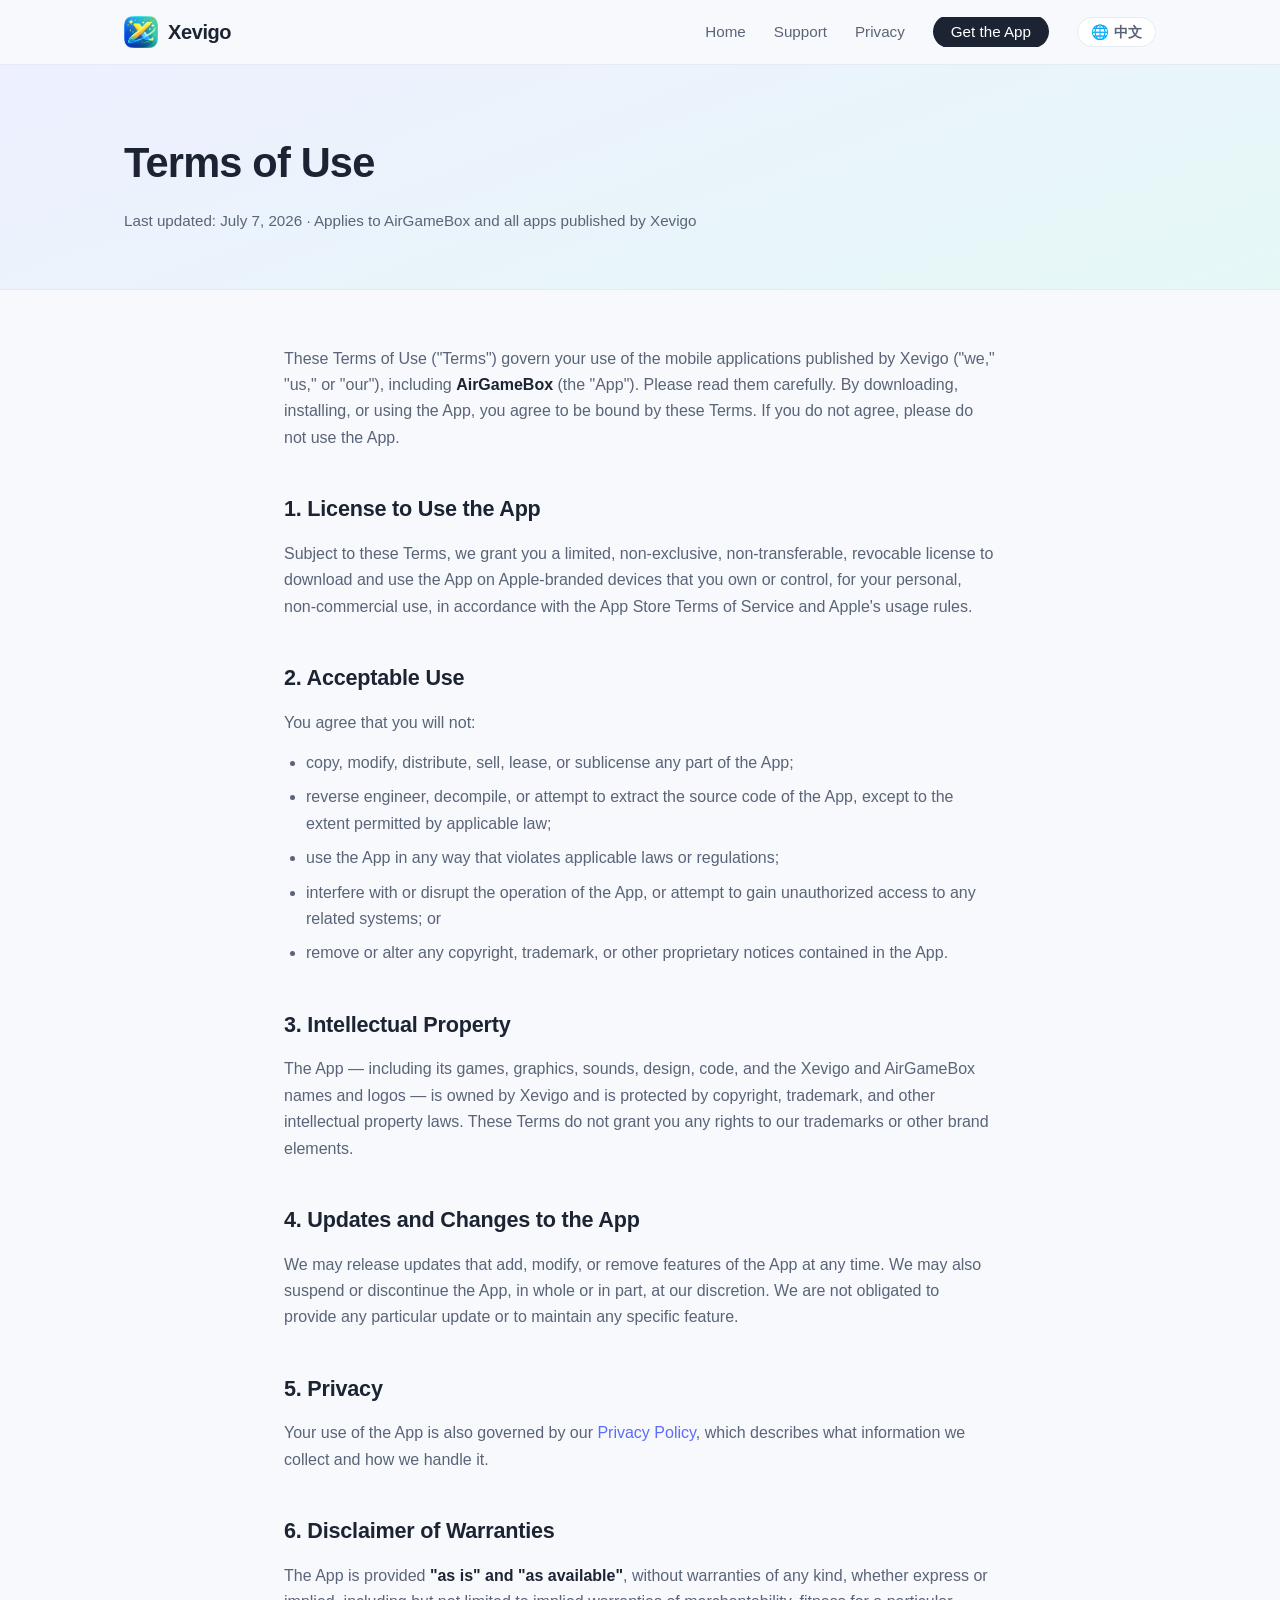
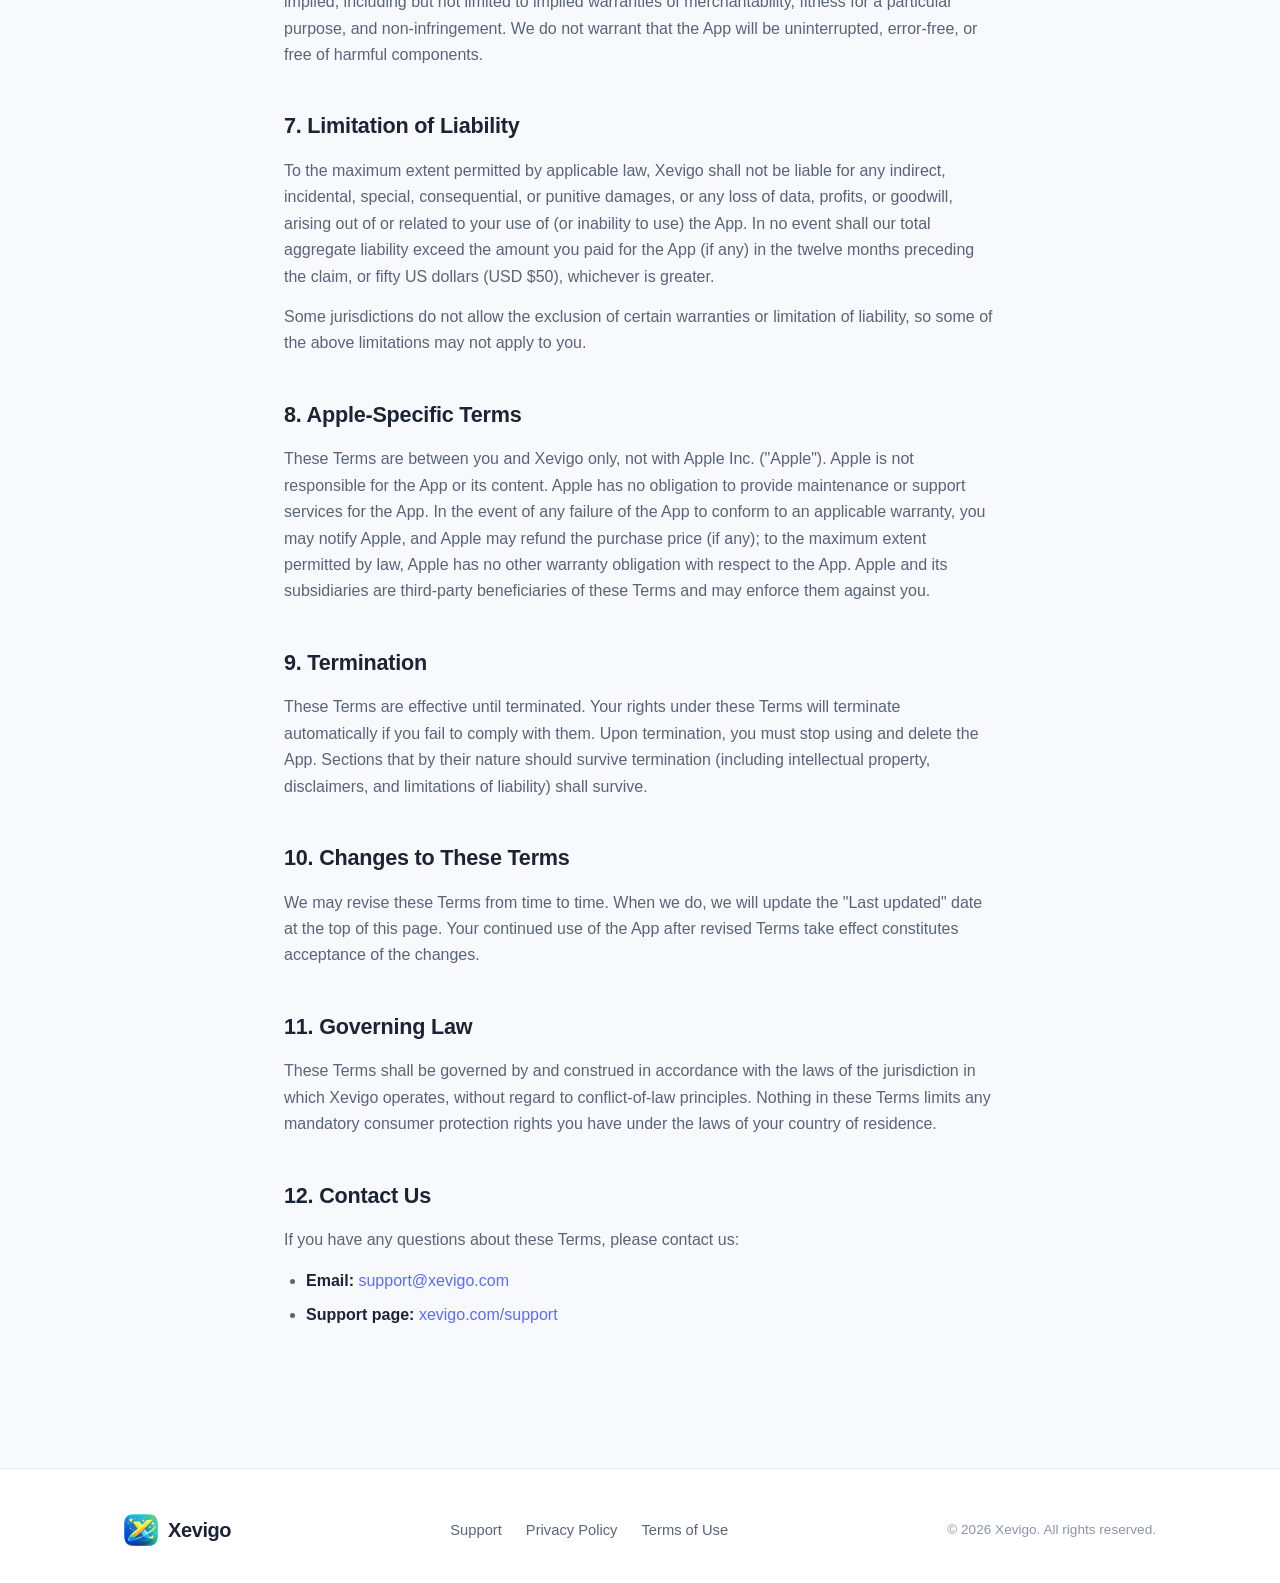
<file: terms/index.html>
<!DOCTYPE html>
<html lang="en" data-title-en="Terms of Use — Xevigo" data-title-zh="使用条款 —— Xevigo">
<head>
  <meta charset="UTF-8">
  <meta name="viewport" content="width=device-width, initial-scale=1.0">
  <title>Terms of Use — Xevigo</title>
  <script>
    (function () {
      try {
        var el = document.documentElement;
        var saved = localStorage.getItem('xv-locale');
        var loc = saved || ((navigator.language || 'en').toLowerCase().indexOf('zh') === 0 ? 'zh' : 'en');
        el.setAttribute('data-locale', loc);
        el.setAttribute('lang', loc === 'zh' ? 'zh-Hans' : 'en');
        var te = el.getAttribute('data-title-en'), tz = el.getAttribute('data-title-zh');
        if (te && tz) document.title = loc === 'zh' ? tz : te;
      } catch (e) {}
    })();
  </script>
  <meta name="description" content="Terms of Use for AirGameBox and other apps by Xevigo.">
  <link rel="icon" href="/assets/images/favicon.ico" sizes="any">
  <link rel="icon" type="image/png" sizes="32x32" href="/assets/images/favicon-32x32.png">
  <link rel="icon" type="image/png" sizes="16x16" href="/assets/images/favicon-16x16.png">
  <link rel="apple-touch-icon" href="/assets/images/apple-touch-icon.png">
  <meta name="theme-color" content="#19c7b4">
  <link rel="stylesheet" href="/assets/style.css">
</head>
<body>

  <header class="site-header">
    <div class="container nav">
      <a href="/" class="logo">
        <img src="/assets/images/site-logo.png" alt="Xevigo logo" class="logo-mark">
        Xevigo
      </a>
      <ul class="nav-links">
        <li class="hide-mobile"><a href="/"><span data-l="en">Home</span><span data-l="zh">首页</span></a></li>
        <li><a href="/support/"><span data-l="en">Support</span><span data-l="zh">支持</span></a></li>
        <li class="hide-mobile"><a href="/privacy/"><span data-l="en">Privacy</span><span data-l="zh">隐私</span></a></li>
        <li><a href="/#download" class="nav-cta"><span data-l="en">Get the App</span><span data-l="zh">获取应用</span></a></li>
        <li><button class="lang-toggle" type="button" aria-label="Switch language / 切换语言">🌐 <span data-l="en">中文</span><span data-l="zh">EN</span></button></li>
      </ul>
    </div>
  </header>

  <section class="page-hero">
    <div class="container">
      <h1 data-l="en">Terms of Use</h1>
      <h1 data-l="zh">使用条款</h1>
      <p class="meta" data-l="en">Last updated: July 7, 2026 · Applies to AirGameBox and all apps published by Xevigo</p>
      <p class="meta" data-l="zh">最后更新：2026 年 7 月 7 日 · 适用于 AirGameBox 及 Xevigo 发布的所有应用</p>
    </div>
  </section>

  <main class="content">
    <p data-l="en">These Terms of Use ("Terms") govern your use of the mobile applications published by Xevigo ("we," "us," or "our"), including <strong>AirGameBox</strong> (the "App"). Please read them carefully. By downloading, installing, or using the App, you agree to be bound by these Terms. If you do not agree, please do not use the App.</p>
    <p data-l="zh">本使用条款（"条款"）规范你对 Xevigo（"我们"）发布的移动应用（包括 <strong>AirGameBox</strong>，以下称"本应用"）的使用。请仔细阅读。下载、安装或使用本应用，即表示你同意受本条款约束。如果你不同意，请勿使用本应用。</p>

    <h2 data-l="en">1. License to Use the App</h2>
    <h2 data-l="zh">1. 应用使用许可</h2>
    <p data-l="en">Subject to these Terms, we grant you a limited, non-exclusive, non-transferable, revocable license to download and use the App on Apple-branded devices that you own or control, for your personal, non-commercial use, in accordance with the App Store Terms of Service and Apple's usage rules.</p>
    <p data-l="zh">在遵守本条款的前提下，我们授予你一项有限的、非独占的、不可转让的、可撤销的许可，允许你在你拥有或控制的 Apple 品牌设备上下载和使用本应用，仅供个人非商业用途，并须遵守 App Store 服务条款和 Apple 的使用规则。</p>

    <h2 data-l="en">2. Acceptable Use</h2>
    <h2 data-l="zh">2. 可接受的使用</h2>
    <p data-l="en">You agree that you will not:</p>
    <p data-l="zh">你同意你不会：</p>
    <ul>
      <li data-l="en">copy, modify, distribute, sell, lease, or sublicense any part of the App;</li>
      <li data-l="zh">复制、修改、分发、出售、出租或再许可本应用的任何部分；</li>
      <li data-l="en">reverse engineer, decompile, or attempt to extract the source code of the App, except to the extent permitted by applicable law;</li>
      <li data-l="zh">对本应用进行逆向工程、反编译或试图提取其源代码，但适用法律允许的范围除外；</li>
      <li data-l="en">use the App in any way that violates applicable laws or regulations;</li>
      <li data-l="zh">以任何违反适用法律或法规的方式使用本应用；</li>
      <li data-l="en">interfere with or disrupt the operation of the App, or attempt to gain unauthorized access to any related systems; or</li>
      <li data-l="zh">干扰或破坏本应用的运行，或试图未经授权访问任何相关系统；或</li>
      <li data-l="en">remove or alter any copyright, trademark, or other proprietary notices contained in the App.</li>
      <li data-l="zh">移除或更改本应用中包含的任何版权、商标或其他所有权声明。</li>
    </ul>

    <h2 data-l="en">3. Intellectual Property</h2>
    <h2 data-l="zh">3. 知识产权</h2>
    <p data-l="en">The App — including its games, graphics, sounds, design, code, and the Xevigo and AirGameBox names and logos — is owned by Xevigo and is protected by copyright, trademark, and other intellectual property laws. These Terms do not grant you any rights to our trademarks or other brand elements.</p>
    <p data-l="zh">本应用——包括其游戏、图形、声音、设计、代码，以及 Xevigo 和 AirGameBox 的名称和标识——归 Xevigo 所有，并受版权、商标及其他知识产权法律保护。本条款不授予你对我们商标或其他品牌元素的任何权利。</p>

    <h2 data-l="en">4. Updates and Changes to the App</h2>
    <h2 data-l="zh">4. 应用的更新与变更</h2>
    <p data-l="en">We may release updates that add, modify, or remove features of the App at any time. We may also suspend or discontinue the App, in whole or in part, at our discretion. We are not obligated to provide any particular update or to maintain any specific feature.</p>
    <p data-l="zh">我们可能随时发布更新，以新增、修改或移除本应用的功能。我们也可自行决定全部或部分暂停或停止本应用。我们没有义务提供任何特定更新或维护任何特定功能。</p>

    <h2 data-l="en">5. Privacy</h2>
    <h2 data-l="zh">5. 隐私</h2>
    <p data-l="en">Your use of the App is also governed by our <a href="/privacy/">Privacy Policy</a>, which describes what information we collect and how we handle it.</p>
    <p data-l="zh">你对本应用的使用还受我们的<a href="/privacy/">隐私政策</a>约束，其中说明了我们收集哪些信息以及如何处理这些信息。</p>

    <h2 data-l="en">6. Disclaimer of Warranties</h2>
    <h2 data-l="zh">6. 免责声明</h2>
    <p data-l="en">The App is provided <strong>"as is" and "as available"</strong>, without warranties of any kind, whether express or implied, including but not limited to implied warranties of merchantability, fitness for a particular purpose, and non-infringement. We do not warrant that the App will be uninterrupted, error-free, or free of harmful components.</p>
    <p data-l="zh">本应用按<strong>"现状"和"现有"</strong>基础提供，不作任何明示或默示的保证，包括但不限于对适销性、特定用途适用性和不侵权的默示保证。我们不保证本应用不中断、无错误或不含有害组件。</p>

    <h2 data-l="en">7. Limitation of Liability</h2>
    <h2 data-l="zh">7. 责任限制</h2>
    <p data-l="en">To the maximum extent permitted by applicable law, Xevigo shall not be liable for any indirect, incidental, special, consequential, or punitive damages, or any loss of data, profits, or goodwill, arising out of or related to your use of (or inability to use) the App. In no event shall our total aggregate liability exceed the amount you paid for the App (if any) in the twelve months preceding the claim, or fifty US dollars (USD $50), whichever is greater.</p>
    <p data-l="zh">在适用法律允许的最大范围内，对于因你使用（或无法使用）本应用而产生或与之相关的任何间接、附带、特殊、后果性或惩罚性损害，或任何数据、利润或商誉的损失，Xevigo 概不负责。在任何情况下，我们的责任总额均不超过你在索赔前十二个月内为本应用支付的金额（如有），或五十美元（USD $50），以两者中较高者为准。</p>
    <p data-l="en">Some jurisdictions do not allow the exclusion of certain warranties or limitation of liability, so some of the above limitations may not apply to you.</p>
    <p data-l="zh">某些司法管辖区不允许排除某些保证或限制责任，因此上述部分限制可能不适用于你。</p>

    <h2 data-l="en">8. Apple-Specific Terms</h2>
    <h2 data-l="zh">8. 与 Apple 相关的条款</h2>
    <p data-l="en">These Terms are between you and Xevigo only, not with Apple Inc. ("Apple"). Apple is not responsible for the App or its content. Apple has no obligation to provide maintenance or support services for the App. In the event of any failure of the App to conform to an applicable warranty, you may notify Apple, and Apple may refund the purchase price (if any); to the maximum extent permitted by law, Apple has no other warranty obligation with respect to the App. Apple and its subsidiaries are third-party beneficiaries of these Terms and may enforce them against you.</p>
    <p data-l="zh">本条款仅在你与 Xevigo 之间订立，而非与 Apple Inc.（"Apple"）订立。Apple 不对本应用或其内容负责。Apple 没有义务为本应用提供维护或支持服务。如本应用未能符合任何适用的保证，你可通知 Apple，Apple 可退还购买价款（如有）；在法律允许的最大范围内，Apple 对本应用不承担任何其他保证义务。Apple 及其子公司是本条款的第三方受益人，并有权对你执行本条款。</p>

    <h2 data-l="en">9. Termination</h2>
    <h2 data-l="zh">9. 终止</h2>
    <p data-l="en">These Terms are effective until terminated. Your rights under these Terms will terminate automatically if you fail to comply with them. Upon termination, you must stop using and delete the App. Sections that by their nature should survive termination (including intellectual property, disclaimers, and limitations of liability) shall survive.</p>
    <p data-l="zh">本条款在终止前持续有效。如果你未能遵守本条款，你在本条款项下的权利将自动终止。终止后，你必须停止使用并删除本应用。按其性质应在终止后继续有效的条款（包括知识产权、免责声明和责任限制）将继续有效。</p>

    <h2 data-l="en">10. Changes to These Terms</h2>
    <h2 data-l="zh">10. 本条款的变更</h2>
    <p data-l="en">We may revise these Terms from time to time. When we do, we will update the "Last updated" date at the top of this page. Your continued use of the App after revised Terms take effect constitutes acceptance of the changes.</p>
    <p data-l="zh">我们可能会不时修订本条款。修订时，我们会更新本页顶部的"最后更新"日期。修订后的条款生效后，你继续使用本应用即视为接受这些变更。</p>

    <h2 data-l="en">11. Governing Law</h2>
    <h2 data-l="zh">11. 适用法律</h2>
    <p data-l="en">These Terms shall be governed by and construed in accordance with the laws of the jurisdiction in which Xevigo operates, without regard to conflict-of-law principles. Nothing in these Terms limits any mandatory consumer protection rights you have under the laws of your country of residence.</p>
    <p data-l="zh">本条款受 Xevigo 运营所在司法管辖区的法律管辖并据其解释，不考虑法律冲突原则。本条款中的任何内容均不限制你根据居住国法律享有的任何强制性消费者保护权利。</p>

    <h2 data-l="en">12. Contact Us</h2>
    <h2 data-l="zh">12. 联系我们</h2>
    <p data-l="en">If you have any questions about these Terms, please contact us:</p>
    <p data-l="zh">如果你对本条款有任何疑问，请联系我们：</p>
    <ul>
      <li data-l="en"><strong>Email:</strong> <a href="mailto:support@xevigo.com">support@xevigo.com</a></li>
      <li data-l="zh"><strong>邮箱：</strong><a href="mailto:support@xevigo.com">support@xevigo.com</a></li>
      <li data-l="en"><strong>Support page:</strong> <a href="/support/">xevigo.com/support</a></li>
      <li data-l="zh"><strong>支持页面：</strong><a href="/support/">xevigo.com/support</a></li>
    </ul>
  </main>

  <footer class="site-footer">
    <div class="container footer-inner">
      <a href="/" class="logo">
        <img src="/assets/images/site-logo.png" alt="Xevigo logo" class="logo-mark">
        Xevigo
      </a>
      <ul class="footer-links">
        <li><a href="/support/"><span data-l="en">Support</span><span data-l="zh">支持</span></a></li>
        <li><a href="/privacy/"><span data-l="en">Privacy Policy</span><span data-l="zh">隐私政策</span></a></li>
        <li><a href="/terms/"><span data-l="en">Terms of Use</span><span data-l="zh">使用条款</span></a></li>
      </ul>
      <p class="footer-copy"><span data-l="en">© 2026 Xevigo. All rights reserved.</span><span data-l="zh">© 2026 Xevigo. 保留所有权利。</span></p>
    </div>
  </footer>

  <script src="/assets/app.js" defer></script>
</body>
</html>
</file>
<file: assets/style.css>
/* ============================================
   Xevigo — Global Stylesheet
   Light, modern, friendly — for casual games
   ============================================ */

:root {
  --bg: #f7f9fc;
  --surface: #ffffff;
  --ink: #1c2333;
  --ink-soft: #5a6478;
  --ink-faint: #8b93a7;
  --brand: #5b6cff;
  --brand-dark: #4353e8;
  --accent: #ff7a59;
  --accent-2: #2ec5b6;
  --accent-3: #ffc94d;
  --line: #e6eaf2;
  --radius: 18px;
  --radius-sm: 12px;
  --shadow: 0 8px 30px rgba(28, 35, 51, 0.08);
  --shadow-lg: 0 20px 60px rgba(28, 35, 51, 0.12);
  --max-w: 1080px;
}

* { margin: 0; padding: 0; box-sizing: border-box; }

html { scroll-behavior: smooth; }

body {
  font-family: -apple-system, BlinkMacSystemFont, "Segoe UI", Roboto,
    "Helvetica Neue", Arial, "PingFang SC", "Hiragino Sans GB",
    "Microsoft YaHei", sans-serif;
  background: var(--bg);
  color: var(--ink);
  line-height: 1.65;
  -webkit-font-smoothing: antialiased;
}

img, svg { display: block; max-width: 100%; }

a { color: var(--brand); text-decoration: none; }
a:hover { color: var(--brand-dark); }

.container {
  max-width: var(--max-w);
  margin: 0 auto;
  padding: 0 24px;
}

/* ---------- Header ---------- */
.site-header {
  position: sticky;
  top: 0;
  z-index: 50;
  background: rgba(247, 249, 252, 0.85);
  backdrop-filter: blur(12px);
  -webkit-backdrop-filter: blur(12px);
  border-bottom: 1px solid var(--line);
}

.nav {
  display: flex;
  align-items: center;
  justify-content: space-between;
  height: 64px;
  gap: 8px;
}

.logo {
  display: flex;
  align-items: center;
  gap: 10px;
  font-weight: 800;
  font-size: 1.25rem;
  color: var(--ink);
  letter-spacing: -0.02em;
}
.logo:hover { color: var(--ink); }

.logo-mark {
  width: 34px;
  height: 34px;
  border-radius: 10px;
  object-fit: contain;
}

.nav-links {
  display: flex;
  align-items: center;
  gap: 28px;
  list-style: none;
  flex-shrink: 1;
  min-width: 0;
  overflow: hidden;
}

.nav-links a {
  color: var(--ink-soft);
  font-weight: 500;
  font-size: 0.95rem;
}
.nav-links a:hover { color: var(--ink); }

.nav-cta {
  background: var(--ink);
  color: #fff !important;
  padding: 8px 18px;
  border-radius: 999px;
  font-weight: 600;
  white-space: nowrap;
}
.nav-cta:hover { background: #303952; }

/* ---------- Hero ---------- */
.hero {
  position: relative;
  overflow: hidden;
  padding: 88px 0 96px;
}

.hero-inner {
  display: grid;
  grid-template-columns: 1.1fr 0.9fr;
  gap: 48px;
  align-items: center;
}

.hero-badge {
  display: inline-flex;
  align-items: center;
  gap: 8px;
  background: #fff;
  border: 1px solid var(--line);
  border-radius: 999px;
  padding: 6px 14px;
  font-size: 0.85rem;
  font-weight: 600;
  color: var(--ink-soft);
  box-shadow: var(--shadow);
  margin-bottom: 24px;
}
.hero-badge .dot {
  width: 8px; height: 8px; border-radius: 50%;
  background: var(--accent-2);
}

.hero h1 {
  font-size: clamp(2.4rem, 5.5vw, 3.6rem);
  line-height: 1.12;
  letter-spacing: -0.03em;
  font-weight: 800;
  margin-bottom: 20px;
}

.hero h1 .grad {
  background: linear-gradient(90deg, var(--brand), var(--accent-2));
  -webkit-background-clip: text;
  background-clip: text;
  color: transparent;
}

.hero p.lede {
  font-size: 1.15rem;
  color: var(--ink-soft);
  max-width: 480px;
  margin-bottom: 32px;
}

.hero-actions {
  display: flex;
  align-items: center;
  gap: 16px;
  flex-wrap: wrap;
}

/* App Store badge (placeholder) */
.appstore-btn {
  display: inline-flex;
  align-items: center;
  gap: 12px;
  background: #111;
  color: #fff !important;
  border-radius: 14px;
  padding: 12px 22px;
  transition: transform 0.15s ease, box-shadow 0.15s ease;
  box-shadow: 0 6px 18px rgba(0, 0, 0, 0.22);
}
.appstore-btn:hover {
  transform: translateY(-2px);
  box-shadow: 0 10px 26px rgba(0, 0, 0, 0.3);
}
.appstore-btn .apple-icon { width: 26px; height: 26px; fill: #fff; }
.appstore-btn .btn-text { line-height: 1.2; text-align: left; }
.appstore-btn .btn-text small {
  display: block; font-size: 0.68rem; font-weight: 400; opacity: 0.85;
}
.appstore-btn .btn-text strong { font-size: 1.08rem; font-weight: 600; }

.btn-secondary {
  display: inline-flex;
  align-items: center;
  padding: 13px 24px;
  border-radius: 14px;
  background: #fff;
  border: 1px solid var(--line);
  color: var(--ink);
  font-weight: 600;
  box-shadow: var(--shadow);
  transition: transform 0.15s ease;
}
.btn-secondary:hover { transform: translateY(-2px); color: var(--brand); }

.hero-note {
  margin-top: 16px;
  font-size: 0.85rem;
  color: var(--ink-faint);
}

/* Floating decorative blobs */
.blob {
  position: absolute;
  border-radius: 50%;
  filter: blur(60px);
  opacity: 0.35;
  pointer-events: none;
}
.blob-1 { width: 380px; height: 380px; background: var(--brand); top: -120px; right: -80px; }
.blob-2 { width: 300px; height: 300px; background: var(--accent-2); bottom: -140px; left: -100px; }
.blob-3 { width: 220px; height: 220px; background: var(--accent-3); top: 40%; left: 45%; opacity: 0.22; }

/* Phone mockup */
.phone-wrap { display: flex; justify-content: center; position: relative; }

.phone {
  width: 270px;
  height: 550px;
  background: #1b1f2e;
  border-radius: 44px;
  padding: 12px;
  box-shadow: var(--shadow-lg), 0 0 0 2px rgba(255, 255, 255, 0.6) inset;
  transform: rotate(3deg);
}

.phone-screen {
  width: 100%;
  height: 100%;
  border-radius: 34px;
  background: linear-gradient(160deg, #6d7bff 0%, #46c8bb 55%, #ffd166 130%);
  position: relative;
  overflow: hidden;
  display: flex;
  flex-direction: column;
  align-items: center;
  justify-content: center;
  gap: 18px;
}

.phone-notch {
  position: absolute;
  top: 10px; left: 50%;
  transform: translateX(-50%);
  width: 90px; height: 24px;
  background: #1b1f2e;
  border-radius: 999px;
}

.app-icon-big {
  width: 96px; height: 96px;
  border-radius: 24px;
  background: rgba(255, 255, 255, 0.95);
  display: flex; align-items: center; justify-content: center;
  box-shadow: 0 12px 30px rgba(0, 0, 0, 0.18);
}
.app-icon-big svg { width: 58px; height: 58px; }

.phone-screen .app-name {
  color: #fff; font-weight: 800; font-size: 1.3rem;
  letter-spacing: -0.02em;
  text-shadow: 0 2px 8px rgba(0, 0, 0, 0.15);
}

.phone-screen .app-tag {
  color: rgba(255, 255, 255, 0.9);
  font-size: 0.82rem;
  background: rgba(255, 255, 255, 0.18);
  padding: 5px 14px;
  border-radius: 999px;
  backdrop-filter: blur(4px);
}

.float-chip {
  position: absolute;
  background: #fff;
  border-radius: var(--radius-sm);
  box-shadow: var(--shadow-lg);
  padding: 10px 16px;
  font-size: 0.85rem;
  font-weight: 600;
  display: flex;
  align-items: center;
  gap: 8px;
  animation: floaty 4s ease-in-out infinite;
}
.float-chip .emoji { font-size: 1.1rem; }
.chip-1 { top: 12%; left: -6%; animation-delay: 0s; }
.chip-2 { bottom: 18%; right: -8%; animation-delay: 1.6s; }

@keyframes floaty {
  0%, 100% { transform: translateY(0); }
  50% { transform: translateY(-10px); }
}

/* ---------- Sections ---------- */
.section { padding: 84px 0; }
.section.alt { background: var(--surface); border-top: 1px solid var(--line); border-bottom: 1px solid var(--line); }

.section-head { text-align: center; max-width: 620px; margin: 0 auto 52px; }

.eyebrow {
  display: inline-block;
  font-size: 0.8rem;
  font-weight: 700;
  letter-spacing: 0.08em;
  text-transform: uppercase;
  color: var(--brand);
  margin-bottom: 12px;
}

.section-head h2 {
  font-size: clamp(1.7rem, 3.5vw, 2.3rem);
  letter-spacing: -0.02em;
  font-weight: 800;
  margin-bottom: 14px;
}

.section-head p { color: var(--ink-soft); font-size: 1.05rem; }

/* Feature cards */
.features-grid {
  display: grid;
  grid-template-columns: repeat(4, 1fr);
  gap: 22px;
}

.feature-card {
  background: var(--surface);
  border: 1px solid var(--line);
  border-radius: var(--radius);
  padding: 30px 26px;
  box-shadow: var(--shadow);
  transition: transform 0.2s ease, box-shadow 0.2s ease;
}
.feature-card:hover {
  transform: translateY(-5px);
  box-shadow: var(--shadow-lg);
}

.feature-icon {
  width: 52px; height: 52px;
  border-radius: 14px;
  display: flex; align-items: center; justify-content: center;
  font-size: 1.5rem;
  margin-bottom: 18px;
}
.fi-1 { background: #eef0ff; }
.fi-2 { background: #e5f8f6; }
.fi-3 { background: #fff2ec; }
.fi-4 { background: #fff7e2; }

.feature-card h3 { font-size: 1.1rem; font-weight: 700; margin-bottom: 8px; }
.feature-card p { color: var(--ink-soft); font-size: 0.93rem; }

/* About split */
.about-inner {
  display: grid;
  grid-template-columns: 1fr 1fr;
  gap: 56px;
  align-items: center;
}

.about-text h2 {
  font-size: clamp(1.6rem, 3vw, 2.1rem);
  font-weight: 800;
  letter-spacing: -0.02em;
  margin-bottom: 16px;
}
.about-text p { color: var(--ink-soft); margin-bottom: 14px; }

.about-list { list-style: none; margin-top: 20px; }
.about-list li {
  display: flex; gap: 12px; align-items: flex-start;
  margin-bottom: 12px; color: var(--ink);
  font-weight: 500;
}
.about-list .check {
  flex: none;
  width: 22px; height: 22px; border-radius: 50%;
  background: var(--accent-2); color: #fff;
  display: flex; align-items: center; justify-content: center;
  font-size: 0.75rem; font-weight: 800;
  margin-top: 3px;
}

.about-visual {
  background: linear-gradient(150deg, #eef0ff 0%, #e5f8f6 100%);
  border-radius: 28px;
  padding: 44px;
  display: grid;
  grid-template-columns: 1fr 1fr;
  gap: 18px;
}

.stat-card {
  background: #fff;
  border-radius: var(--radius-sm);
  padding: 22px 20px;
  box-shadow: var(--shadow);
  text-align: center;
}
.stat-card .num {
  font-size: 1.6rem; font-weight: 800; letter-spacing: -0.02em;
  background: linear-gradient(90deg, var(--brand), var(--accent-2));
  -webkit-background-clip: text; background-clip: text; color: transparent;
}
.stat-card .lbl { font-size: 0.82rem; color: var(--ink-faint); margin-top: 4px; }

/* CTA band */
.cta-band {
  background: linear-gradient(120deg, var(--brand) 0%, var(--accent-2) 100%);
  border-radius: 28px;
  padding: 60px 48px;
  text-align: center;
  color: #fff;
  position: relative;
  overflow: hidden;
}
.cta-band h2 {
  font-size: clamp(1.6rem, 3.5vw, 2.2rem);
  font-weight: 800;
  letter-spacing: -0.02em;
  margin-bottom: 12px;
}
.cta-band p { opacity: 0.92; margin-bottom: 28px; font-size: 1.05rem; }
.cta-band .appstore-btn { background: #111; }

/* ---------- Footer ---------- */
.site-footer {
  background: var(--surface);
  border-top: 1px solid var(--line);
  padding: 44px 0 36px;
  margin-top: 84px;
}

.footer-inner {
  display: flex;
  align-items: center;
  justify-content: space-between;
  gap: 24px;
  flex-wrap: wrap;
}

.footer-links {
  display: flex;
  gap: 24px;
  list-style: none;
  flex-wrap: wrap;
}
.footer-links a { color: var(--ink-soft); font-size: 0.92rem; }
.footer-links a:hover { color: var(--ink); }

.footer-copy { color: var(--ink-faint); font-size: 0.85rem; }

/* ---------- Legal / content pages ---------- */
.page-hero {
  background: linear-gradient(160deg, #eef0ff 0%, #e5f8f6 100%);
  padding: 64px 0 56px;
  border-bottom: 1px solid var(--line);
}
.page-hero h1 {
  font-size: clamp(1.9rem, 4vw, 2.6rem);
  font-weight: 800;
  letter-spacing: -0.02em;
  margin-bottom: 10px;
}
.page-hero .meta { color: var(--ink-soft); font-size: 0.95rem; }

.content {
  max-width: 760px;
  margin: 0 auto;
  padding: 56px 24px 40px;
}

.content h2 {
  font-size: 1.35rem;
  font-weight: 700;
  margin: 40px 0 14px;
  letter-spacing: -0.01em;
}
.content h2:first-child { margin-top: 0; }

.content h3 { font-size: 1.08rem; font-weight: 700; margin: 26px 0 10px; }

.content p { color: var(--ink-soft); margin-bottom: 14px; }

.content ul, .content ol { margin: 0 0 16px 22px; color: var(--ink-soft); }
.content li { margin-bottom: 8px; }

.content strong { color: var(--ink); }

.notice-card {
  background: #fff;
  border: 1px solid var(--line);
  border-left: 4px solid var(--brand);
  border-radius: var(--radius-sm);
  padding: 18px 22px;
  margin: 22px 0;
  box-shadow: var(--shadow);
}
.notice-card p { margin: 0; }

/* Support cards */
.support-grid {
  display: grid;
  grid-template-columns: 1fr 1fr;
  gap: 22px;
  margin: 28px 0 8px;
}

.support-card {
  background: #fff;
  border: 1px solid var(--line);
  border-radius: var(--radius);
  padding: 28px 26px;
  box-shadow: var(--shadow);
}
.support-card .feature-icon { margin-bottom: 14px; }
.support-card h3 { margin: 0 0 8px; font-size: 1.08rem; }
.support-card p { font-size: 0.93rem; margin-bottom: 10px; }
.support-card a.card-link { font-weight: 600; font-size: 0.93rem; }

/* FAQ */
details.faq {
  background: #fff;
  border: 1px solid var(--line);
  border-radius: var(--radius-sm);
  padding: 18px 22px;
  margin-bottom: 12px;
  box-shadow: var(--shadow);
}
details.faq summary {
  cursor: pointer;
  font-weight: 600;
  color: var(--ink);
  list-style: none;
  display: flex;
  justify-content: space-between;
  align-items: center;
  gap: 12px;
}
details.faq summary::-webkit-details-marker { display: none; }
details.faq summary::after {
  content: "+";
  font-size: 1.3rem;
  color: var(--brand);
  font-weight: 400;
  transition: transform 0.2s ease;
}
details.faq[open] summary::after { transform: rotate(45deg); }
details.faq p { margin: 12px 0 0; }

/* ---------- Responsive ---------- */
@media (max-width: 900px) {
  .hero-inner { grid-template-columns: 1fr; text-align: center; }
  .hero p.lede { margin-left: auto; margin-right: auto; }
  .hero-actions { justify-content: center; }
  .phone-wrap { margin-top: 40px; }
  .features-grid { grid-template-columns: repeat(2, 1fr); }
  .about-inner { grid-template-columns: 1fr; gap: 40px; }
}

@media (max-width: 600px) {
  .nav-links { gap: 10px; }
  .nav-links .hide-mobile { display: none; }
  .nav-cta { padding: 6px 12px; font-size: 0.82rem; }
  .lang-toggle { padding: 5px 10px; font-size: 0.82rem; }
  .nav-links a { font-size: 0.85rem; }
  .hero { padding: 56px 0 64px; }
  .features-grid { grid-template-columns: 1fr; }
  .support-grid { grid-template-columns: 1fr; }
  .about-visual { grid-template-columns: 1fr 1fr; padding: 28px; }
  .cta-band { padding: 44px 24px; }
  .phone { width: 235px; height: 480px; }
  .float-chip { display: none; }
  .footer-inner { flex-direction: column; align-items: flex-start; }
}

/* ---------- Bilingual (EN / 中文) ---------- */
/* Show the active language, hide the other. Default (no locale set yet) = EN. */
html[data-locale="en"] [data-l="zh"],
html:not([data-locale]) [data-l="zh"] { display: none !important; }
html[data-locale="zh"] [data-l="en"] { display: none !important; }

.lang-toggle {
  display: inline-flex;
  align-items: center;
  gap: 5px;
  background: #fff;
  border: 1px solid var(--line);
  border-radius: 999px;
  padding: 7px 13px;
  font: inherit;
  font-size: 0.9rem;
  font-weight: 600;
  line-height: 1;
  color: var(--ink-soft);
  cursor: pointer;
  transition: color 0.15s ease, border-color 0.15s ease;
}
.lang-toggle:hover { color: var(--ink); border-color: var(--ink-faint); }
</file>
